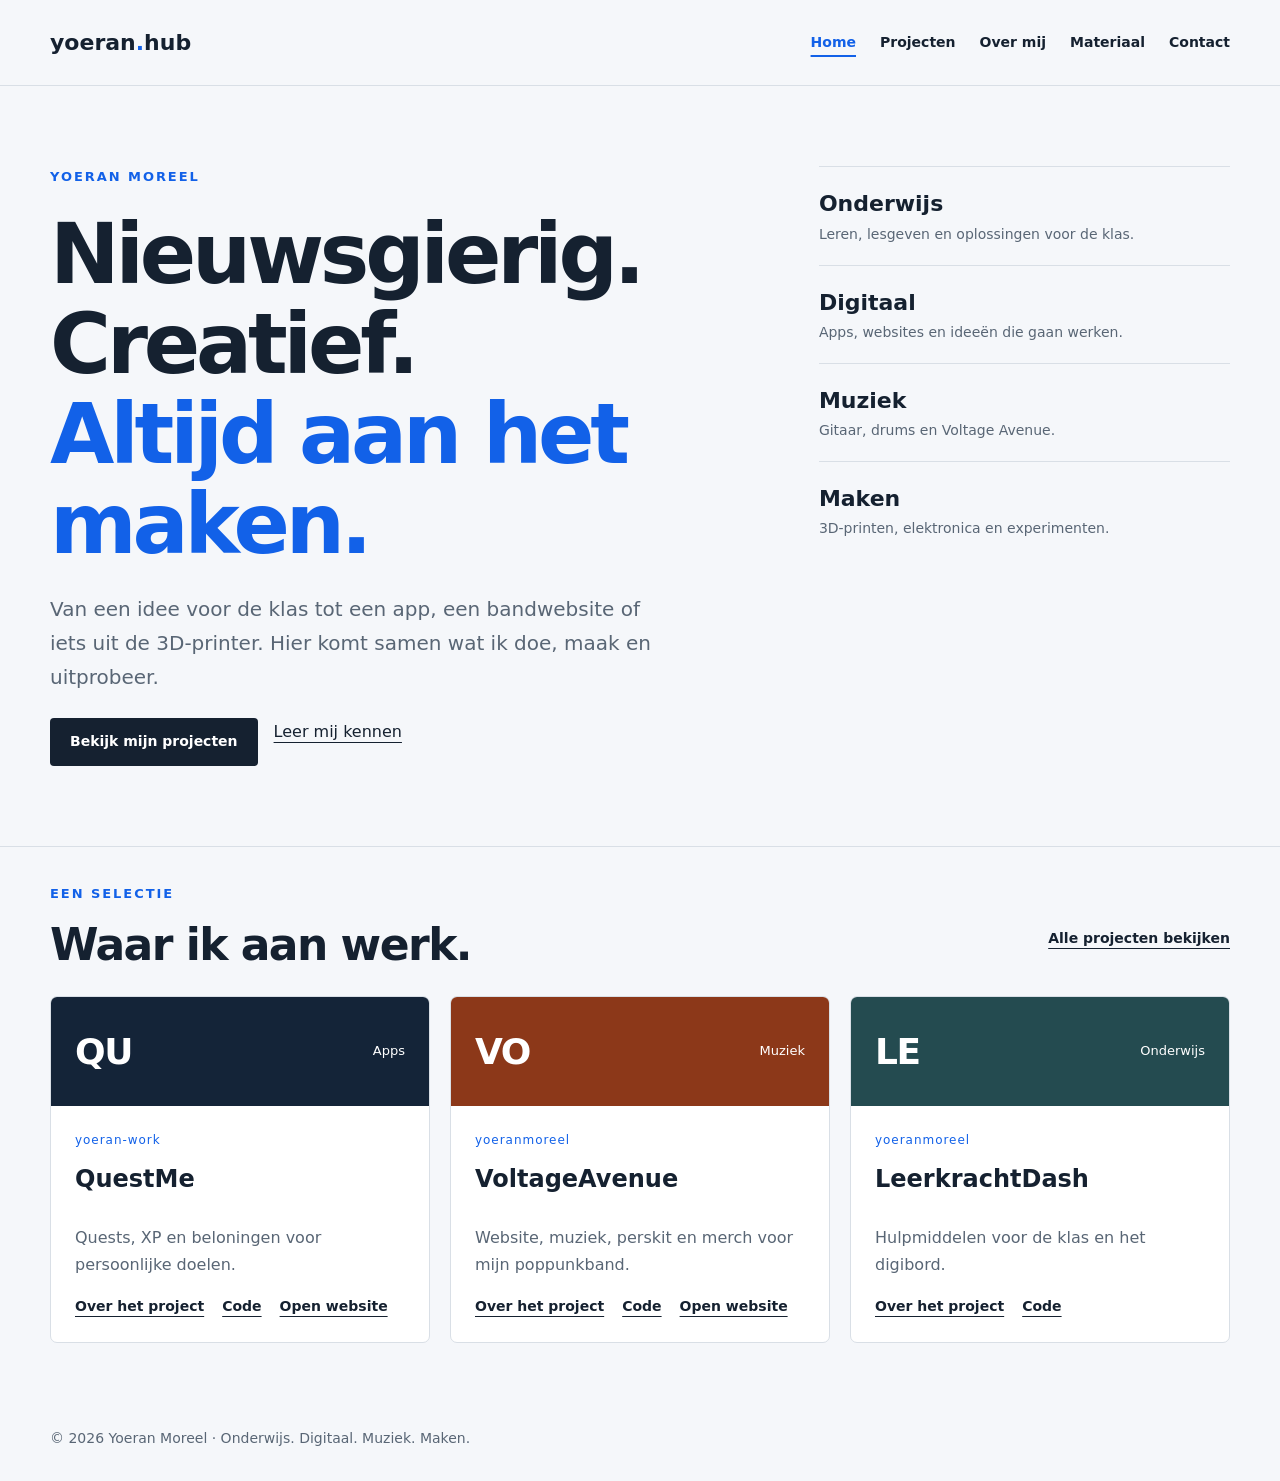
<file: index.html>
<!doctype html><html lang="nl"><head><meta charset="utf-8"><meta name="viewport" content="width=device-width,initial-scale=1"><meta name="description" content="Yoeran Moreel: onderwijs, digitale projecten, muziek en maken."><link rel="stylesheet" href="assets/hub.css"><link rel="icon" href="assets/favicon.svg" type="image/svg+xml"><title>Yoeran Moreel — Yoeran-hub</title></head><body><a class="skip" href="#main">Naar inhoud</a><header><div class="wrap nav"><a href="index.html" class="brand">yoeran<span>.</span>hub</a><nav aria-label="Hoofdnavigatie"><a href="index.html" aria-current="page">Home</a><a href="projecten.html">Projecten</a><a href="over-mij.html">Over mij</a><a href="materiaal.html">Materiaal</a><a href="contact.html">Contact</a></nav></div></header><main id="main"><div class="wrap hero"><div><div class="eyebrow">Yoeran Moreel</div><h1>Nieuwsgierig.<br>Creatief.<br><span>Altijd aan het maken.</span></h1><p class="intro">Van een idee voor de klas tot een app, een bandwebsite of iets uit de 3D-printer. Hier komt samen wat ik doe, maak en uitprobeer.</p><div class="actions"><a class="button" href="projecten.html">Bekijk mijn projecten</a><a href="over-mij.html">Leer mij kennen</a></div></div><aside aria-label="Mijn facetten"><div class="facet"><b>Onderwijs</b><small>Leren, lesgeven en oplossingen voor de klas.</small></div><div class="facet"><b>Digitaal</b><small>Apps, websites en ideeën die gaan werken.</small></div><div class="facet"><b>Muziek</b><small>Gitaar, drums en Voltage Avenue.</small></div><div class="facet"><b>Maken</b><small>3D-printen, elektronica en experimenten.</small></div></aside></div><section class="featured"><div class="wrap"><div class="section-heading"><div><div class="eyebrow">Een selectie</div><h2>Waar ik aan werk.</h2></div><a href="projecten.html">Alle projecten bekijken</a></div><div id="featured" class="grid"></div><noscript><a href="projecten.html">Bekijk de projecten</a></noscript></div></section></main><footer class="wrap">© 2026 Yoeran Moreel · Onderwijs. Digitaal. Muziek. Maken.</footer><script src="assets/projects.js"></script><script src="assets/hub.js"></script></body></html>
</file>
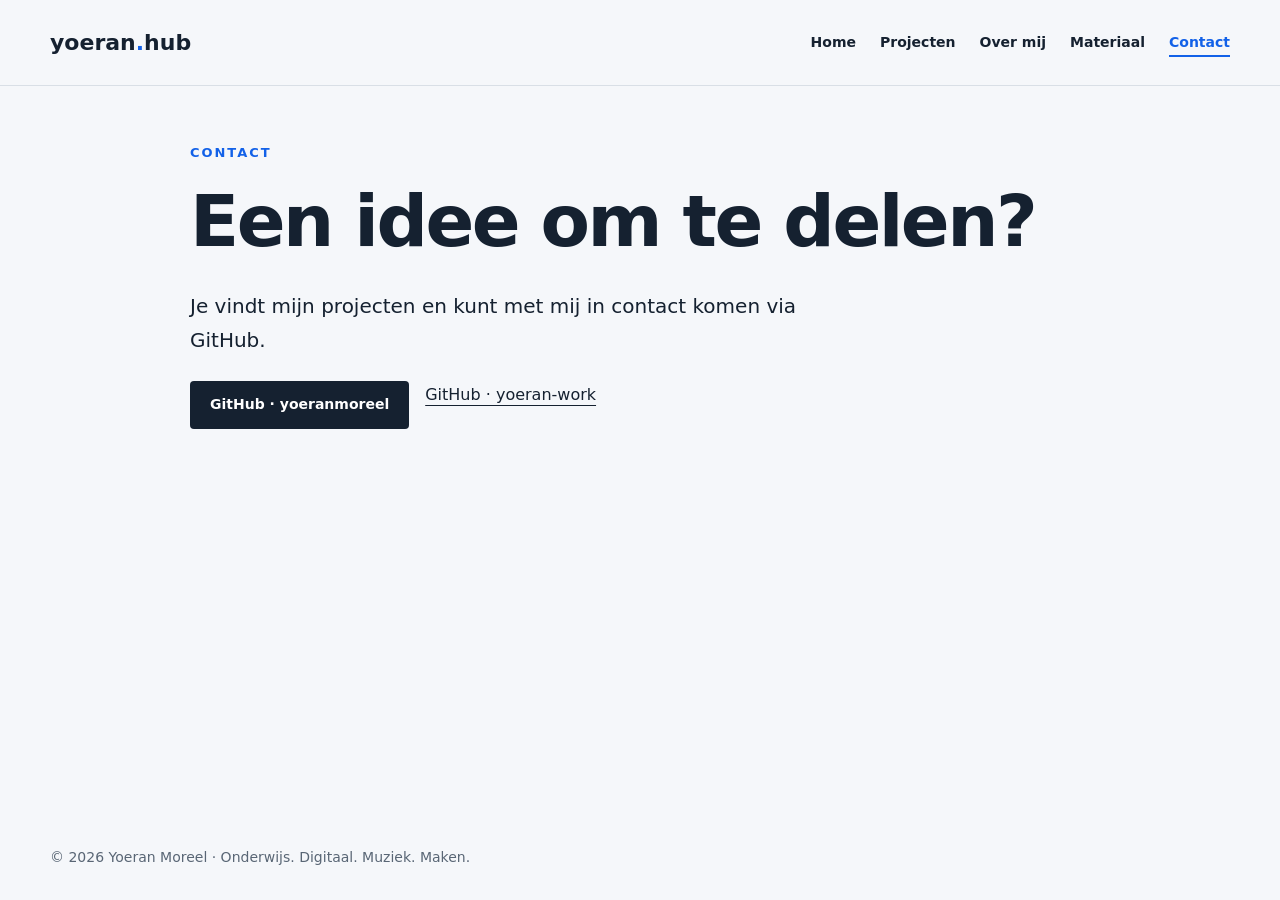
<file: contact.html>
<!doctype html><html lang="nl"><head><meta charset="utf-8"><meta name="viewport" content="width=device-width,initial-scale=1"><meta name="description" content="Yoeran Moreel: onderwijs, digitale projecten, muziek en maken."><link rel="stylesheet" href="assets/hub.css"><link rel="icon" href="assets/favicon.svg" type="image/svg+xml"><title>Contact — Yoeran-hub</title></head><body><a class="skip" href="#main">Naar inhoud</a><header><div class="wrap nav"><a href="index.html" class="brand">yoeran<span>.</span>hub</a><nav aria-label="Hoofdnavigatie"><a href="index.html">Home</a><a href="projecten.html">Projecten</a><a href="over-mij.html">Over mij</a><a href="materiaal.html">Materiaal</a><a href="contact.html" aria-current="page">Contact</a></nav></div></header><main id="main"><section id="contact"><div class="wrap"><div class="eyebrow">Contact</div><h2>Een idee om te delen?</h2><p>Je vindt mijn projecten en kunt met mij in contact komen via GitHub.</p><div class="actions"><a class="button" href="https://github.com/yoeranmoreel">GitHub · yoeranmoreel</a><a href="https://github.com/yoeran-work">GitHub · yoeran-work</a></div></div></section></main><footer class="wrap">© 2026 Yoeran Moreel · Onderwijs. Digitaal. Muziek. Maken.</footer></body></html>
</file>
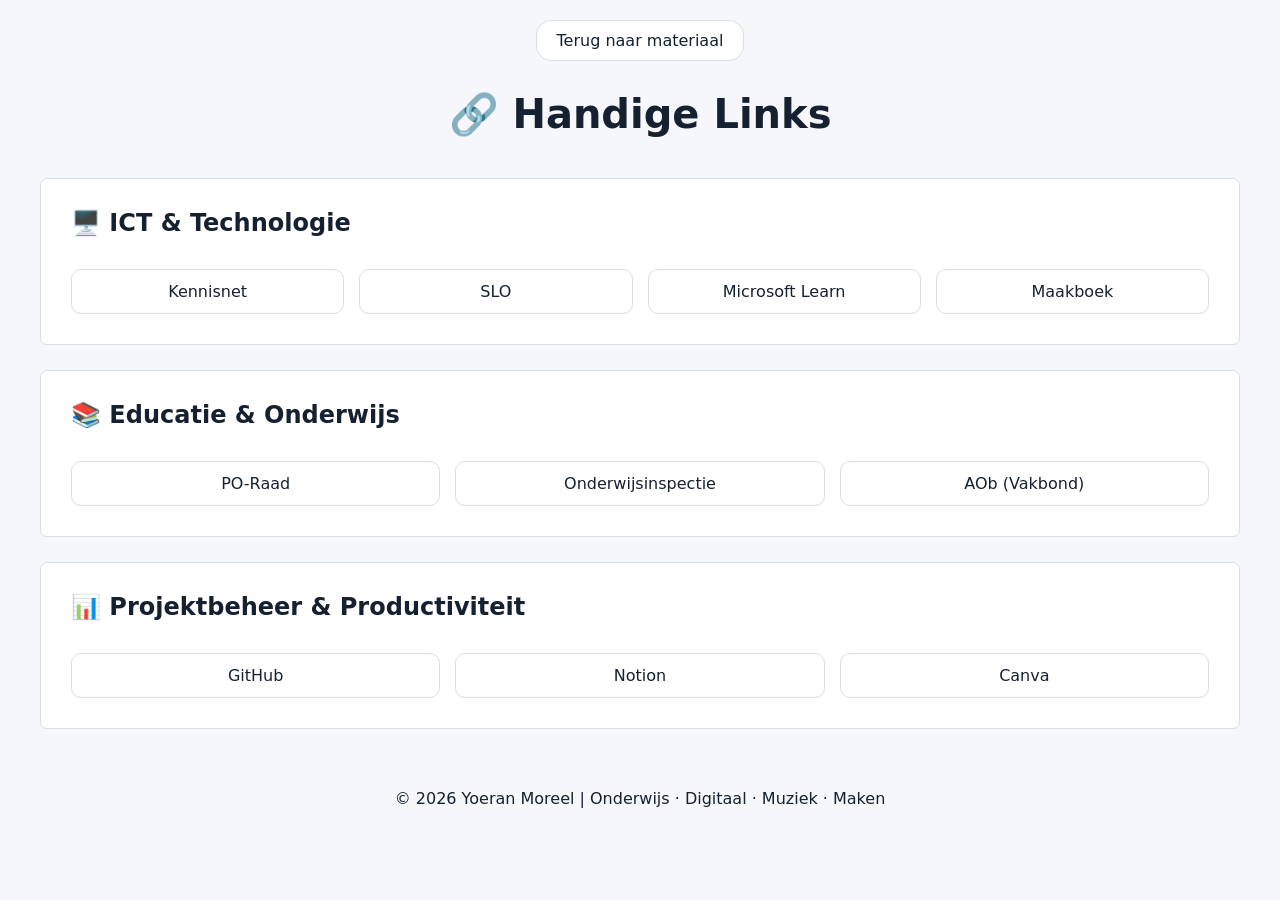
<file: handige-links.html>
<!DOCTYPE html>
<html lang="nl">
<head>
    <meta charset="UTF-8">
    <meta name="viewport" content="width=device-width, initial-scale=1.0">
    <title>Handige Links - Yoeran's Hub</title>
    <style>
        * {
            margin: 0;
            padding: 0;
            box-sizing: border-box;
        }

        body {
            font-family: 'Segoe UI', Tahoma, Geneva, Verdana, sans-serif;
            background: linear-gradient(135deg, #667eea 0%, #764ba2 100%);
            min-height: 100vh;
            padding: 20px;
            color: #333;
        }

        .container {
            max-width: 1200px;
            margin: 0 auto;
        }

        header {
            text-align: center;
            color: white;
            margin-bottom: 40px;
        }

        h1 {
            font-size: 2.5em;
            margin-bottom: 10px;
        }

        .back-btn {
            display: inline-block;
            margin-bottom: 30px;
            padding: 10px 20px;
            background: rgba(255, 255, 255, 0.2);
            backdrop-filter: blur(10px);
            border: 1px solid rgba(255, 255, 255, 0.3);
            color: white;
            border-radius: 15px;
            text-decoration: none;
            transition: all 0.3s ease;
        }

        .back-btn:hover {
            background: rgba(255, 255, 255, 0.3);
            transform: translateX(-5px);
        }

        .links-section {
            background: rgba(255, 255, 255, 0.15);
            backdrop-filter: blur(10px);
            border: 1px solid rgba(255, 255, 255, 0.2);
            border-radius: 15px;
            padding: 30px;
            margin-bottom: 25px;
            box-shadow: 0 8px 32px rgba(31, 38, 135, 0.15);
        }

        .links-section h2 {
            color: white;
            margin-bottom: 20px;
            padding-bottom: 10px;
            border-bottom: 2px solid rgba(255, 255, 255, 0.3);
        }

        .links-grid {
            display: grid;
            grid-template-columns: repeat(auto-fit, minmax(200px, 1fr));
            gap: 15px;
        }

        .link-btn {
            background: rgba(255, 255, 255, 0.2);
            border: 1px solid rgba(255, 255, 255, 0.3);
            color: white;
            padding: 12px 20px;
            border-radius: 10px;
            text-decoration: none;
            transition: all 0.3s ease;
            text-align: center;
            cursor: pointer;
            font-weight: 500;
            display: inline-block;
        }

        .link-btn:hover {
            background: rgba(255, 255, 255, 0.35);
            transform: translateY(-3px);
            box-shadow: 0 5px 15px rgba(0,0,0,0.2);
        }

        .link-btn.placeholder {
            background: rgba(255, 200, 100, 0.2);
            border: 2px dashed rgba(255, 200, 100, 0.5);
            color: rgba(255, 255, 255, 0.9);
        }

        .link-btn.placeholder:hover {
            background: rgba(255, 200, 100, 0.3);
        }

        .content-info {
            background: rgba(255, 255, 255, 0.95);
            border-radius: 15px;
            padding: 30px;
            margin-top: 30px;
            box-shadow: 0 8px 32px rgba(0,0,0,0.1);
        }

        .content-info h2 {
            color: #667eea;
            margin-bottom: 15px;
        }

        .content-info p {
            color: #555;
            line-height: 1.6;
            margin-bottom: 12px;
        }

        .content-info ul {
            margin-left: 20px;
        }

        .content-info li {
            color: #555;
            margin-bottom: 8px;
        }

        footer {
            text-align: center;
            color: rgba(255, 255, 255, 0.7);
            margin-top: 40px;
            padding-top: 20px;
        }
    </style>
<link rel="stylesheet" href="assets/legacy.css"></head>
<body>
    <div class="container">
        <header>
            <a href="materiaal.html" class="back-btn">Terug naar materiaal</a>
            <h1>🔗 Handige Links</h1>
        </header>

        <!-- ICT LINKS -->
        <div class="links-section">
            <h2>🖥️ ICT & Technologie</h2>
            <div class="links-grid">
                <a href="https://www.kennisnet.nl" target="_blank" class="link-btn">Kennisnet</a>
                <a href="https://www.slo.nl" target="_blank" class="link-btn">SLO</a>
                <a href="https://www.microsoft.com/learn" target="_blank" class="link-btn">Microsoft Learn</a>
                <a href="https://maakboek.nl" target="_blank" class="link-btn">Maakboek</a>
                
            </div>
        </div>

        <!-- EDUCATIE & ONDERWIJS -->
        <div class="links-section">
            <h2>📚 Educatie & Onderwijs</h2>
            <div class="links-grid">
                <a href="https://www.po-raad.nl" target="_blank" class="link-btn">PO-Raad</a>
                <a href="https://www.onderwijsinspectie.nl" target="_blank" class="link-btn">Onderwijsinspectie</a>
                <a href="https://www.aob.nl" target="_blank" class="link-btn">AOb (Vakbond)</a>
                
            </div>
        </div>

        <!-- PROJEKTBEHEER & PRODUCTIVITEIT -->
        <div class="links-section">
            <h2>📊 Projektbeheer & Productiviteit</h2>
            <div class="links-grid">
                <a href="https://github.com" target="_blank" class="link-btn">GitHub</a>
                <a href="https://www.notion.so" target="_blank" class="link-btn">Notion</a>
                <a href="https://www.canva.com" target="_blank" class="link-btn">Canva</a>
                
            </div>
        </div>

        <!-- INTERNE RESOURCES (PLACEHOLDER) -->
        

        <!-- OVERIGE NUTTIGE LINKS -->
        

        

        <footer>
            <p>© 2026 Yoeran Moreel | Onderwijs · Digitaal · Muziek · Maken</p>
        </footer>
    </div>
</body>
</html>
</file>
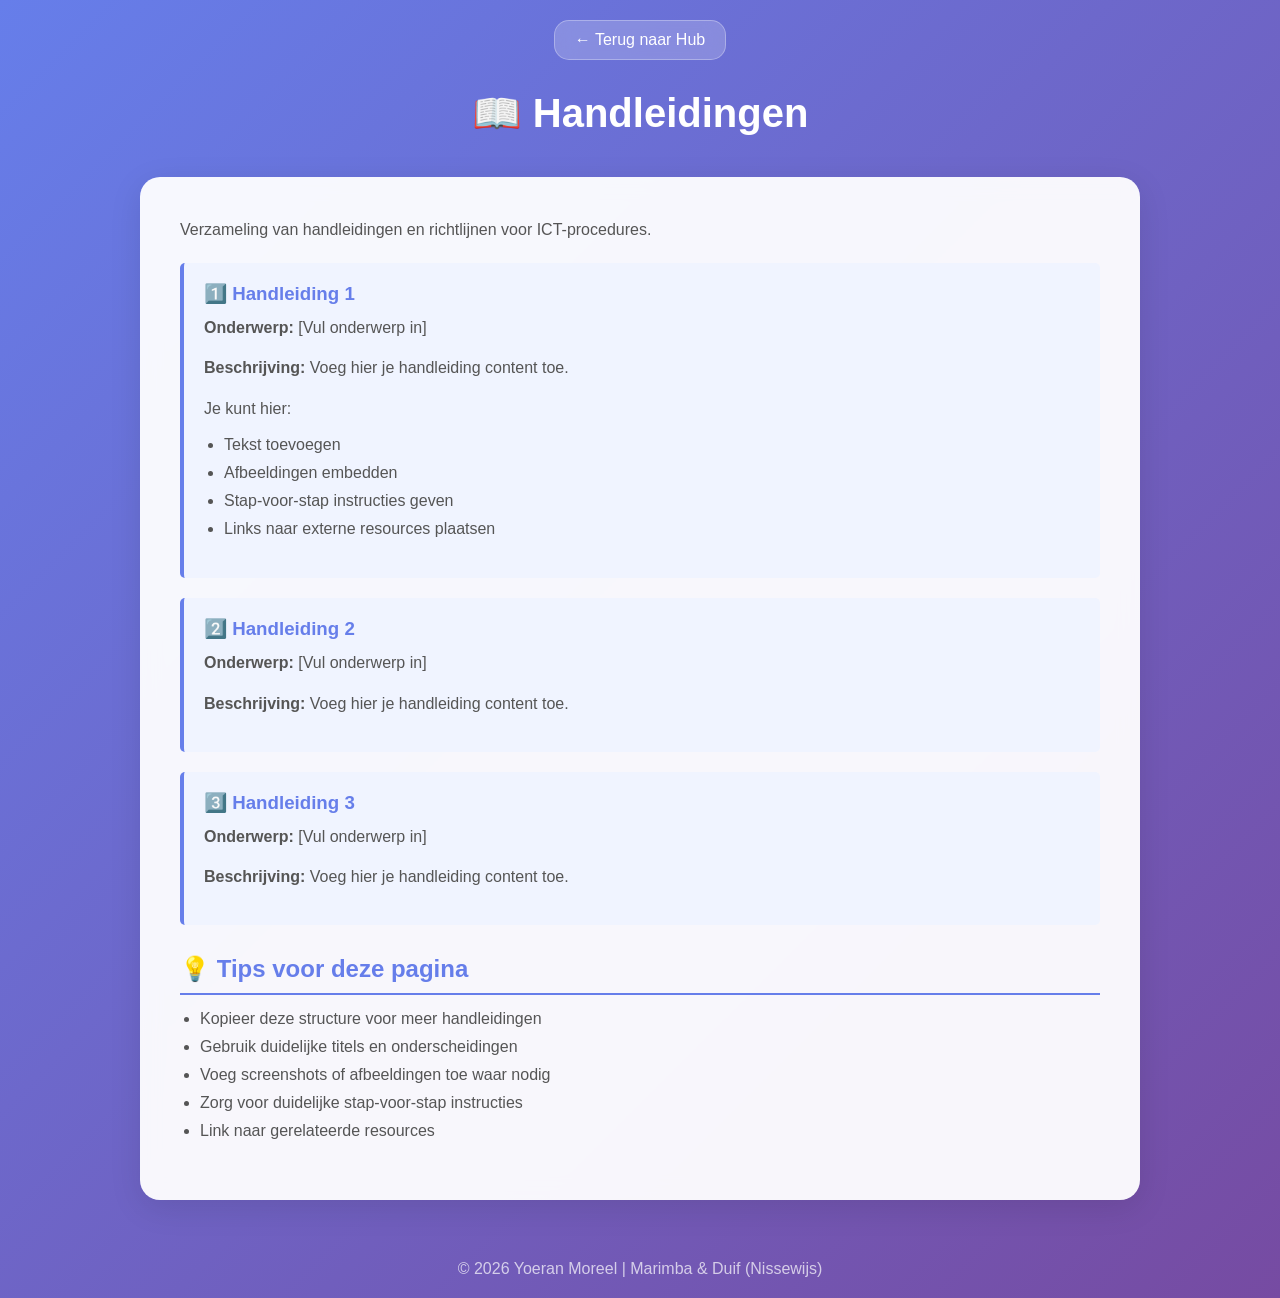
<file: handleidingen.html>
<!DOCTYPE html>
<html lang="nl">
<head>
    <meta charset="UTF-8">
    <meta name="viewport" content="width=device-width, initial-scale=1.0">
    <title>Handleidingen - Yoeran's Hub</title>
    <style>
        * {
            margin: 0;
            padding: 0;
            box-sizing: border-box;
        }

        body {
            font-family: 'Segoe UI', Tahoma, Geneva, Verdana, sans-serif;
            background: linear-gradient(135deg, #667eea 0%, #764ba2 100%);
            min-height: 100vh;
            padding: 20px;
            color: #333;
        }

        .container {
            max-width: 1000px;
            margin: 0 auto;
        }

        header {
            text-align: center;
            color: white;
            margin-bottom: 40px;
        }

        h1 {
            font-size: 2.5em;
            margin-bottom: 10px;
        }

        .back-btn {
            display: inline-block;
            margin-bottom: 30px;
            padding: 10px 20px;
            background: rgba(255, 255, 255, 0.2);
            backdrop-filter: blur(10px);
            border: 1px solid rgba(255, 255, 255, 0.3);
            color: white;
            border-radius: 15px;
            text-decoration: none;
            transition: all 0.3s ease;
        }

        .back-btn:hover {
            background: rgba(255, 255, 255, 0.3);
            transform: translateX(-5px);
        }

        .content {
            background: rgba(255, 255, 255, 0.95);
            backdrop-filter: blur(10px);
            border-radius: 20px;
            padding: 40px;
            box-shadow: 0 8px 32px rgba(0,0,0,0.1);
        }

        .content h2 {
            color: #667eea;
            margin: 30px 0 15px 0;
            padding-bottom: 10px;
            border-bottom: 2px solid #667eea;
        }

        .content p {
            line-height: 1.6;
            margin-bottom: 15px;
            color: #555;
        }

        .content ul {
            margin-left: 20px;
            margin-bottom: 20px;
        }

        .content li {
            margin-bottom: 10px;
            color: #555;
        }

        .placeholder-section {
            background: #f0f4ff;
            border-left: 4px solid #667eea;
            padding: 20px;
            margin: 20px 0;
            border-radius: 5px;
        }

        .placeholder-section h3 {
            color: #667eea;
            margin-bottom: 10px;
        }

        footer {
            text-align: center;
            color: rgba(255, 255, 255, 0.7);
            margin-top: 40px;
            padding-top: 20px;
        }
    </style>
</head>
<body>
    <div class="container">
        <header>
            <a href="index.html" class="back-btn">← Terug naar Hub</a>
            <h1>📖 Handleidingen</h1>
        </header>

        <div class="content">
            <p>Verzameling van handleidingen en richtlijnen voor ICT-procedures.</p>

            <!-- PLACEHOLDER SECTIONS - JIJ KUNT HIER ZELF INHOUD TOEVOEGEN -->
            
            <div class="placeholder-section">
                <h3>1️⃣ Handleiding 1</h3>
                <p><strong>Onderwerp:</strong> [Vul onderwerp in]</p>
                <p><strong>Beschrijving:</strong> Voeg hier je handleiding content toe.</p>
                <p>Je kunt hier:</p>
                <ul>
                    <li>Tekst toevoegen</li>
                    <li>Afbeeldingen embedden</li>
                    <li>Stap-voor-stap instructies geven</li>
                    <li>Links naar externe resources plaatsen</li>
                </ul>
            </div>

            <div class="placeholder-section">
                <h3>2️⃣ Handleiding 2</h3>
                <p><strong>Onderwerp:</strong> [Vul onderwerp in]</p>
                <p><strong>Beschrijving:</strong> Voeg hier je handleiding content toe.</p>
            </div>

            <div class="placeholder-section">
                <h3>3️⃣ Handleiding 3</h3>
                <p><strong>Onderwerp:</strong> [Vul onderwerp in]</p>
                <p><strong>Beschrijving:</strong> Voeg hier je handleiding content toe.</p>
            </div>

            <h2>💡 Tips voor deze pagina</h2>
            <ul>
                <li>Kopieer deze structure voor meer handleidingen</li>
                <li>Gebruik duidelijke titels en onderscheidingen</li>
                <li>Voeg screenshots of afbeeldingen toe waar nodig</li>
                <li>Zorg voor duidelijke stap-voor-stap instructies</li>
                <li>Link naar gerelateerde resources</li>
            </ul>
        </div>

        <footer>
            <p>© 2026 Yoeran Moreel | Marimba & Duif (Nissewijs)</p>
        </footer>
    </div>
</body>
</html>
</file>
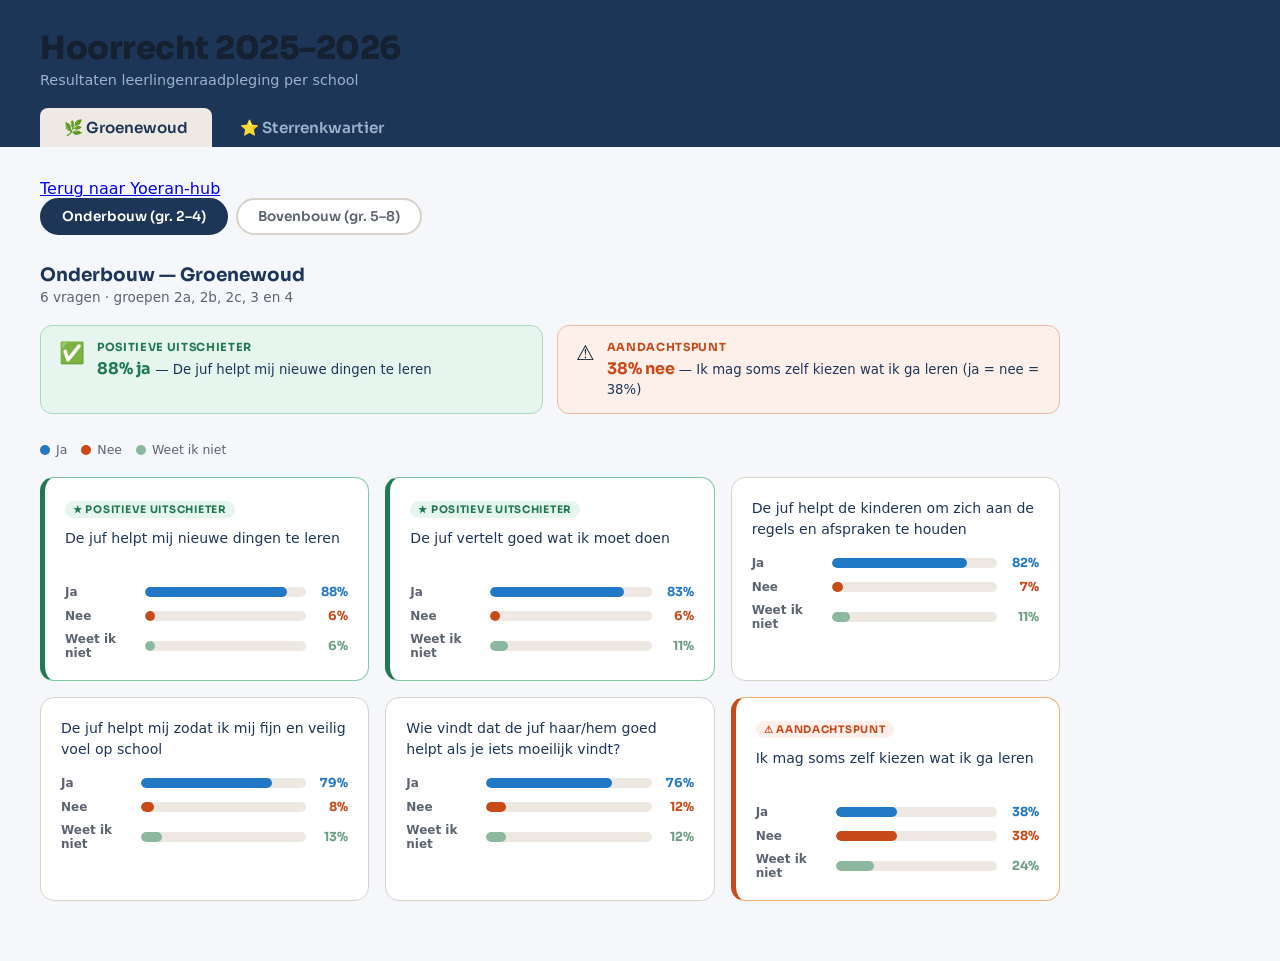
<file: hoorrecht.html>
<!DOCTYPE html>
<html lang="nl">
<head>
  <meta charset="UTF-8" />
  <meta name="viewport" content="width=device-width, initial-scale=1.0" />
  <title>Hoorrecht 2025–2026</title>
  <link href="https://fonts.googleapis.com/css2?family=Sora:wght@400;600;700;800&family=DM+Sans:wght@400;500;600&display=swap" rel="stylesheet" />
  <style>
    *, *::before, *::after { box-sizing: border-box; margin: 0; padding: 0; }

    :root {
      --bg:        #EEE9E2;
      --surface:   #FFFFFF;
      --navy:      #1D3557;
      --navy-lt:   #2A4A72;
      --green:     #1F7A52;
      --green-bg:  #E6F5EE;
      --orange:    #C74A18;
      --orange-bg: #FDF0EB;
      --neutral:   #5C6470;
      --border:    #D8D2C9;
      --ja:        #2178C4;
      --nee:       #C74A18;
      --win:       #8CB8A0;
    }

    body {
      font-family: 'DM Sans', sans-serif;
      background: var(--bg);
      color: var(--navy);
      min-height: 100vh;
    }

    /* ── HEADER ── */
    header {
      background: var(--navy);
      padding: 28px 40px 0;
    }
    header h1 {
      font-family: 'Sora', sans-serif;
      font-size: clamp(1.4rem, 3vw, 2rem);
      font-weight: 800;
      color: #fff;
      letter-spacing: -0.5px;
    }
    header p.subtitle {
      color: #9BB3CC;
      font-size: 0.9rem;
      margin-top: 4px;
      margin-bottom: 20px;
    }

    /* school tabs */
    .school-tabs {
      display: flex;
      gap: 4px;
      margin-top: 4px;
    }
    .school-tab {
      padding: 10px 24px;
      background: transparent;
      border: none;
      border-radius: 8px 8px 0 0;
      color: #9BB3CC;
      font-family: 'Sora', sans-serif;
      font-size: 0.95rem;
      font-weight: 600;
      cursor: pointer;
      transition: background 0.18s, color 0.18s;
    }
    .school-tab:hover { background: rgba(255,255,255,0.08); color: #fff; }
    .school-tab.active {
      background: var(--bg);
      color: var(--navy);
    }

    /* ── MAIN ── */
    main { padding: 32px 40px 60px; max-width: 1100px; }

    /* bouw tabs */
    .bouw-tabs {
      display: flex;
      gap: 8px;
      margin-bottom: 28px;
    }
    .bouw-tab {
      padding: 8px 20px;
      border: 2px solid var(--border);
      border-radius: 100px;
      background: var(--surface);
      color: var(--neutral);
      font-family: 'Sora', sans-serif;
      font-size: 0.85rem;
      font-weight: 600;
      cursor: pointer;
      transition: all 0.15s;
    }
    .bouw-tab:hover { border-color: var(--navy); color: var(--navy); }
    .bouw-tab.active { background: var(--navy); color: #fff; border-color: var(--navy); }

    /* section header */
    .section-header {
      margin-bottom: 20px;
    }
    .section-header h2 {
      font-family: 'Sora', sans-serif;
      font-size: 1.15rem;
      font-weight: 700;
      color: var(--navy);
    }
    .section-header p {
      font-size: 0.85rem;
      color: var(--neutral);
      margin-top: 3px;
    }

    /* ── OUTLIER BANNERS ── */
    .outlier-row {
      display: grid;
      grid-template-columns: 1fr 1fr;
      gap: 14px;
      margin-bottom: 28px;
    }
    @media (max-width: 640px) { .outlier-row { grid-template-columns: 1fr; } }

    .banner {
      border-radius: 12px;
      padding: 14px 18px;
      display: flex;
      gap: 12px;
      align-items: flex-start;
    }
    .banner.positive { background: var(--green-bg); border: 1.5px solid #A8D9BE; }
    .banner.negative { background: var(--orange-bg); border: 1.5px solid #F0B8A0; }
    .banner-icon { font-size: 1.3rem; flex-shrink: 0; margin-top: 1px; }
    .banner-label {
      font-family: 'Sora', sans-serif;
      font-size: 0.7rem;
      font-weight: 700;
      text-transform: uppercase;
      letter-spacing: 0.06em;
      margin-bottom: 3px;
    }
    .banner.positive .banner-label { color: var(--green); }
    .banner.negative .banner-label { color: var(--orange); }
    .banner-text { font-size: 0.83rem; color: var(--navy); line-height: 1.45; }
    .banner-score {
      font-family: 'Sora', sans-serif;
      font-weight: 700;
      font-size: 1rem;
    }
    .banner.positive .banner-score { color: var(--green); }
    .banner.negative .banner-score { color: var(--orange); }

    /* ── CARDS GRID ── */
    .cards { display: grid; grid-template-columns: repeat(auto-fill, minmax(300px, 1fr)); gap: 16px; }

    .card {
      background: var(--surface);
      border-radius: 14px;
      padding: 20px;
      border: 1.5px solid var(--border);
      transition: box-shadow 0.2s;
      position: relative;
      overflow: hidden;
    }
    .card:hover { box-shadow: 0 6px 24px rgba(29,53,87,0.09); }
    .card.highlight-pos { border-color: #7EC9A0; border-left: 5px solid var(--green); }
    .card.highlight-neg { border-color: #F0B070; border-left: 5px solid var(--orange); }

    .card-tag {
      display: inline-block;
      font-family: 'Sora', sans-serif;
      font-size: 0.65rem;
      font-weight: 700;
      text-transform: uppercase;
      letter-spacing: 0.07em;
      padding: 2px 8px;
      border-radius: 100px;
      margin-bottom: 10px;
    }
    .tag-pos { background: var(--green-bg); color: var(--green); }
    .tag-neg { background: var(--orange-bg); color: var(--orange); }

    .card-question {
      font-size: 0.88rem;
      font-weight: 500;
      line-height: 1.45;
      color: var(--navy);
      margin-bottom: 16px;
      min-height: 40px;
    }

    /* bar chart */
    .bars { display: flex; flex-direction: column; gap: 8px; }
    .bar-row { display: flex; align-items: center; gap: 10px; }
    .bar-label {
      font-size: 0.75rem;
      font-weight: 600;
      color: var(--neutral);
      width: 70px;
      flex-shrink: 0;
    }
    .bar-track {
      flex: 1;
      height: 10px;
      background: #EDE9E2;
      border-radius: 100px;
      overflow: hidden;
    }
    .bar-fill {
      height: 100%;
      border-radius: 100px;
      width: 0;
      transition: width 0.7s cubic-bezier(.4,0,.2,1);
    }
    .fill-ja   { background: var(--ja); }
    .fill-nee  { background: var(--nee); }
    .fill-win  { background: var(--win); }
    .bar-pct {
      font-family: 'Sora', sans-serif;
      font-size: 0.78rem;
      font-weight: 700;
      width: 32px;
      text-align: right;
      flex-shrink: 0;
    }
    .pct-ja   { color: var(--ja); }
    .pct-nee  { color: var(--nee); }
    .pct-win  { color: #6B9E82; }

    /* legend */
    .legend {
      display: flex;
      gap: 14px;
      margin-bottom: 20px;
      flex-wrap: wrap;
    }
    .legend-item { display: flex; align-items: center; gap: 6px; font-size: 0.78rem; color: var(--neutral); }
    .legend-dot { width: 10px; height: 10px; border-radius: 50%; flex-shrink: 0; }

    /* hidden panels */
    .school-panel { display: none; }
    .school-panel.active { display: block; }
    .bouw-panel { display: none; }
    .bouw-panel.active { display: block; }

    @media (max-width: 700px) {
      header { padding: 20px 20px 0; }
      main { padding: 20px 20px 50px; }
    }
  </style>
<link rel="stylesheet" href="assets/legacy.css"></head>
<body>

<header>
  <h1>Hoorrecht 2025–2026</h1>
  <p class="subtitle">Resultaten leerlingenraadpleging per school</p>
  <div class="school-tabs">
    <button class="school-tab active" onclick="switchSchool('gr', this)">🌿 Groenewoud</button>
    <button class="school-tab"        onclick="switchSchool('st', this)">⭐ Sterrenkwartier</button>
  </div>
</header>

<main><p><a href="materiaal.html">Terug naar Yoeran-hub</a></p>

<!-- ══════════════ GROENEWOUD ══════════════ -->
<div class="school-panel active" id="panel-gr">

  <div class="bouw-tabs">
    <button class="bouw-tab active" onclick="switchBouw('gr','ob',this)">Onderbouw (gr. 2–4)</button>
    <button class="bouw-tab"        onclick="switchBouw('gr','bb',this)">Bovenbouw (gr. 5–8)</button>
  </div>

  <!-- GR ONDERBOUW -->
  <div class="bouw-panel active" id="gr-ob">
    <div class="section-header">
      <h2>Onderbouw — Groenewoud</h2>
      <p>6 vragen · groepen 2a, 2b, 2c, 3 en 4</p>
    </div>

    <div class="outlier-row">
      <div class="banner positive">
        <div class="banner-icon">✅</div>
        <div>
          <div class="banner-label">Positieve uitschieter</div>
          <div class="banner-text"><span class="banner-score">88% ja</span> — De juf helpt mij nieuwe dingen te leren</div>
        </div>
      </div>
      <div class="banner negative">
        <div class="banner-icon">⚠️</div>
        <div>
          <div class="banner-label">Aandachtspunt</div>
          <div class="banner-text"><span class="banner-score">38% nee</span> — Ik mag soms zelf kiezen wat ik ga leren (ja = nee = 38%)</div>
        </div>
      </div>
    </div>

    <div class="legend">
      <div class="legend-item"><div class="legend-dot" style="background:var(--ja)"></div> Ja</div>
      <div class="legend-item"><div class="legend-dot" style="background:var(--nee)"></div> Nee</div>
      <div class="legend-item"><div class="legend-dot" style="background:var(--win)"></div> Weet ik niet</div>
    </div>

    <div class="cards">
      <div class="card highlight-pos">
        <span class="card-tag tag-pos">★ Positieve uitschieter</span>
        <div class="card-question">De juf helpt mij nieuwe dingen te leren</div>
        <div class="bars">
          <div class="bar-row"><span class="bar-label">Ja</span><div class="bar-track"><div class="bar-fill fill-ja" data-pct="88"></div></div><span class="bar-pct pct-ja">88%</span></div>
          <div class="bar-row"><span class="bar-label">Nee</span><div class="bar-track"><div class="bar-fill fill-nee" data-pct="6"></div></div><span class="bar-pct pct-nee">6%</span></div>
          <div class="bar-row"><span class="bar-label">Weet ik niet</span><div class="bar-track"><div class="bar-fill fill-win" data-pct="6"></div></div><span class="bar-pct pct-win">6%</span></div>
        </div>
      </div>

      <div class="card highlight-pos">
        <span class="card-tag tag-pos">★ Positieve uitschieter</span>
        <div class="card-question">De juf vertelt goed wat ik moet doen</div>
        <div class="bars">
          <div class="bar-row"><span class="bar-label">Ja</span><div class="bar-track"><div class="bar-fill fill-ja" data-pct="83"></div></div><span class="bar-pct pct-ja">83%</span></div>
          <div class="bar-row"><span class="bar-label">Nee</span><div class="bar-track"><div class="bar-fill fill-nee" data-pct="6"></div></div><span class="bar-pct pct-nee">6%</span></div>
          <div class="bar-row"><span class="bar-label">Weet ik niet</span><div class="bar-track"><div class="bar-fill fill-win" data-pct="11"></div></div><span class="bar-pct pct-win">11%</span></div>
        </div>
      </div>

      <div class="card">
        <div class="card-question">De juf helpt de kinderen om zich aan de regels en afspraken te houden</div>
        <div class="bars">
          <div class="bar-row"><span class="bar-label">Ja</span><div class="bar-track"><div class="bar-fill fill-ja" data-pct="82"></div></div><span class="bar-pct pct-ja">82%</span></div>
          <div class="bar-row"><span class="bar-label">Nee</span><div class="bar-track"><div class="bar-fill fill-nee" data-pct="7"></div></div><span class="bar-pct pct-nee">7%</span></div>
          <div class="bar-row"><span class="bar-label">Weet ik niet</span><div class="bar-track"><div class="bar-fill fill-win" data-pct="11"></div></div><span class="bar-pct pct-win">11%</span></div>
        </div>
      </div>

      <div class="card">
        <div class="card-question">De juf helpt mij zodat ik mij fijn en veilig voel op school</div>
        <div class="bars">
          <div class="bar-row"><span class="bar-label">Ja</span><div class="bar-track"><div class="bar-fill fill-ja" data-pct="79"></div></div><span class="bar-pct pct-ja">79%</span></div>
          <div class="bar-row"><span class="bar-label">Nee</span><div class="bar-track"><div class="bar-fill fill-nee" data-pct="8"></div></div><span class="bar-pct pct-nee">8%</span></div>
          <div class="bar-row"><span class="bar-label">Weet ik niet</span><div class="bar-track"><div class="bar-fill fill-win" data-pct="13"></div></div><span class="bar-pct pct-win">13%</span></div>
        </div>
      </div>

      <div class="card">
        <div class="card-question">Wie vindt dat de juf haar/hem goed helpt als je iets moeilijk vindt?</div>
        <div class="bars">
          <div class="bar-row"><span class="bar-label">Ja</span><div class="bar-track"><div class="bar-fill fill-ja" data-pct="76"></div></div><span class="bar-pct pct-ja">76%</span></div>
          <div class="bar-row"><span class="bar-label">Nee</span><div class="bar-track"><div class="bar-fill fill-nee" data-pct="12"></div></div><span class="bar-pct pct-nee">12%</span></div>
          <div class="bar-row"><span class="bar-label">Weet ik niet</span><div class="bar-track"><div class="bar-fill fill-win" data-pct="12"></div></div><span class="bar-pct pct-win">12%</span></div>
        </div>
      </div>

      <div class="card highlight-neg">
        <span class="card-tag tag-neg">⚠ Aandachtspunt</span>
        <div class="card-question">Ik mag soms zelf kiezen wat ik ga leren</div>
        <div class="bars">
          <div class="bar-row"><span class="bar-label">Ja</span><div class="bar-track"><div class="bar-fill fill-ja" data-pct="38"></div></div><span class="bar-pct pct-ja">38%</span></div>
          <div class="bar-row"><span class="bar-label">Nee</span><div class="bar-track"><div class="bar-fill fill-nee" data-pct="38"></div></div><span class="bar-pct pct-nee">38%</span></div>
          <div class="bar-row"><span class="bar-label">Weet ik niet</span><div class="bar-track"><div class="bar-fill fill-win" data-pct="24"></div></div><span class="bar-pct pct-win">24%</span></div>
        </div>
      </div>
    </div>
  </div><!-- /gr-ob -->

  <!-- GR BOVENBOUW -->
  <div class="bouw-panel" id="gr-bb">
    <div class="section-header">
      <h2>Bovenbouw — Groenewoud</h2>
      <p>9 vragen · groepen 5, 6, 7 en 8</p>
    </div>

    <div class="outlier-row">
      <div class="banner positive">
        <div class="banner-icon">✅</div>
        <div>
          <div class="banner-label">Positieve uitschieter</div>
          <div class="banner-text"><span class="banner-score">97% ja</span> — Extra uitleg / verlengde instructie voor kinderen die dat nodig hebben</div>
        </div>
      </div>
      <div class="banner negative">
        <div class="banner-icon">⚠️</div>
        <div>
          <div class="banner-label">Sterkste aandachtspunt</div>
          <div class="banner-text"><span class="banner-score">46% nee</span> — Werk aanpassen voor kinderen die rekenen/spelling/lezen moeilijk vinden</div>
        </div>
      </div>
    </div>

    <div class="legend">
      <div class="legend-item"><div class="legend-dot" style="background:var(--ja)"></div> Ja</div>
      <div class="legend-item"><div class="legend-dot" style="background:var(--nee)"></div> Nee</div>
    </div>

    <div class="cards">
      <div class="card highlight-pos">
        <span class="card-tag tag-pos">★ Positieve uitschieter</span>
        <div class="card-question">De juf/meester geeft extra uitleg / verlengde instructie aan kinderen die dat nodig hebben</div>
        <div class="bars">
          <div class="bar-row"><span class="bar-label">Ja</span><div class="bar-track"><div class="bar-fill fill-ja" data-pct="97"></div></div><span class="bar-pct pct-ja">97%</span></div>
          <div class="bar-row"><span class="bar-label">Nee</span><div class="bar-track"><div class="bar-fill fill-nee" data-pct="3"></div></div><span class="bar-pct pct-nee">3%</span></div>
        </div>
      </div>

      <div class="card">
        <div class="card-question">De juf/meester helpt kinderen om zich aan de regels/afspraken in de klas en op school te houden</div>
        <div class="bars">
          <div class="bar-row"><span class="bar-label">Ja</span><div class="bar-track"><div class="bar-fill fill-ja" data-pct="89"></div></div><span class="bar-pct pct-ja">89%</span></div>
          <div class="bar-row"><span class="bar-label">Nee</span><div class="bar-track"><div class="bar-fill fill-nee" data-pct="11"></div></div><span class="bar-pct pct-nee">11%</span></div>
        </div>
      </div>

      <div class="card">
        <div class="card-question">De juf/meester maakt soms aparte gedragsafspraken met kinderen die het nodig hebben</div>
        <div class="bars">
          <div class="bar-row"><span class="bar-label">Ja</span><div class="bar-track"><div class="bar-fill fill-ja" data-pct="87"></div></div><span class="bar-pct pct-ja">87%</span></div>
          <div class="bar-row"><span class="bar-label">Nee</span><div class="bar-track"><div class="bar-fill fill-nee" data-pct="13"></div></div><span class="bar-pct pct-nee">13%</span></div>
        </div>
      </div>

      <div class="card">
        <div class="card-question">De juf/meester luistert naar wat kinderen zeggen of vinden</div>
        <div class="bars">
          <div class="bar-row"><span class="bar-label">Ja</span><div class="bar-track"><div class="bar-fill fill-ja" data-pct="87"></div></div><span class="bar-pct pct-ja">87%</span></div>
          <div class="bar-row"><span class="bar-label">Nee</span><div class="bar-track"><div class="bar-fill fill-nee" data-pct="13"></div></div><span class="bar-pct pct-nee">13%</span></div>
        </div>
      </div>

      <div class="card">
        <div class="card-question">Leerlingen die rekenen/spelling/lezen heel lastig vinden krijgen hulp buiten de klas</div>
        <div class="bars">
          <div class="bar-row"><span class="bar-label">Ja</span><div class="bar-track"><div class="bar-fill fill-ja" data-pct="72"></div></div><span class="bar-pct pct-ja">72%</span></div>
          <div class="bar-row"><span class="bar-label">Nee</span><div class="bar-track"><div class="bar-fill fill-nee" data-pct="28"></div></div><span class="bar-pct pct-nee">28%</span></div>
        </div>
      </div>

      <div class="card">
        <div class="card-question">De juf/meester maakt aparte afspraken met kinderen die moeite hebben zich te concentreren</div>
        <div class="bars">
          <div class="bar-row"><span class="bar-label">Ja</span><div class="bar-track"><div class="bar-fill fill-ja" data-pct="72"></div></div><span class="bar-pct pct-ja">72%</span></div>
          <div class="bar-row"><span class="bar-label">Nee</span><div class="bar-track"><div class="bar-fill fill-nee" data-pct="28"></div></div><span class="bar-pct pct-nee">28%</span></div>
        </div>
      </div>

      <div class="card">
        <div class="card-question">De juf/meester past het werk aan voor kinderen of geeft ander werk aan kinderen die het werk makkelijk vinden</div>
        <div class="bars">
          <div class="bar-row"><span class="bar-label">Ja</span><div class="bar-track"><div class="bar-fill fill-ja" data-pct="71"></div></div><span class="bar-pct pct-ja">71%</span></div>
          <div class="bar-row"><span class="bar-label">Nee</span><div class="bar-track"><div class="bar-fill fill-nee" data-pct="29"></div></div><span class="bar-pct pct-nee">29%</span></div>
        </div>
      </div>

      <div class="card highlight-neg">
        <span class="card-tag tag-neg">⚠ Aandachtspunt</span>
        <div class="card-question">De juf/meester zorgt dat kinderen bij iemand terecht kunnen wanneer ze zich niet veilig of fijn voelen</div>
        <div class="bars">
          <div class="bar-row"><span class="bar-label">Ja</span><div class="bar-track"><div class="bar-fill fill-ja" data-pct="76"></div></div><span class="bar-pct pct-ja">76%</span></div>
          <div class="bar-row"><span class="bar-label">Nee</span><div class="bar-track"><div class="bar-fill fill-nee" data-pct="24"></div></div><span class="bar-pct pct-nee">24%</span></div>
        </div>
      </div>

      <div class="card highlight-neg">
        <span class="card-tag tag-neg">⚠ Sterkste aandachtspunt</span>
        <div class="card-question">De juf/meester past het werk aan voor kinderen die het werk bij rekenen/spelling/lezen moeilijk vinden</div>
        <div class="bars">
          <div class="bar-row"><span class="bar-label">Ja</span><div class="bar-track"><div class="bar-fill fill-ja" data-pct="54"></div></div><span class="bar-pct pct-ja">54%</span></div>
          <div class="bar-row"><span class="bar-label">Nee</span><div class="bar-track"><div class="bar-fill fill-nee" data-pct="46"></div></div><span class="bar-pct pct-nee">46%</span></div>
        </div>
      </div>
    </div>
  </div><!-- /gr-bb -->

</div><!-- /panel-gr -->


<!-- ══════════════ STERRENKWARTIER ══════════════ -->
<div class="school-panel" id="panel-st">

  <div class="bouw-tabs">
    <button class="bouw-tab active" onclick="switchBouw('st','ob',this)">Onderbouw (gr. 2–4)</button>
    <button class="bouw-tab"        onclick="switchBouw('st','bb',this)">Bovenbouw (gr. 5–8)</button>
  </div>

  <!-- ST ONDERBOUW -->
  <div class="bouw-panel active" id="st-ob">
    <div class="section-header">
      <h2>Onderbouw — Sterrenkwartier</h2>
      <p>6 vragen · groepen 2a, 2b, 2c, 3 en 4</p>
    </div>

    <div class="outlier-row">
      <div class="banner positive">
        <div class="banner-icon">✅</div>
        <div>
          <div class="banner-label">Positieve uitschieters</div>
          <div class="banner-text"><span class="banner-score">95% ja</span> — De juf helpt mij nieuwe dingen te leren · ook 91% en 90% op andere vragen</div>
        </div>
      </div>
      <div class="banner negative">
        <div class="banner-icon">⚠️</div>
        <div>
          <div class="banner-label">Relatief aandachtspunt</div>
          <div class="banner-text"><span class="banner-score">75% ja / 11% nee</span> — Ik mag soms zelf kiezen wat ik ga leren (laagste score van de zes)</div>
        </div>
      </div>
    </div>

    <div class="legend">
      <div class="legend-item"><div class="legend-dot" style="background:var(--ja)"></div> Ja</div>
      <div class="legend-item"><div class="legend-dot" style="background:var(--nee)"></div> Nee</div>
      <div class="legend-item"><div class="legend-dot" style="background:var(--win)"></div> Weet ik niet</div>
    </div>

    <div class="cards">
      <div class="card highlight-pos">
        <span class="card-tag tag-pos">★ Positieve uitschieter</span>
        <div class="card-question">De juf helpt mij nieuwe dingen te leren</div>
        <div class="bars">
          <div class="bar-row"><span class="bar-label">Ja</span><div class="bar-track"><div class="bar-fill fill-ja" data-pct="95"></div></div><span class="bar-pct pct-ja">95%</span></div>
          <div class="bar-row"><span class="bar-label">Nee</span><div class="bar-track"><div class="bar-fill fill-nee" data-pct="2"></div></div><span class="bar-pct pct-nee">2%</span></div>
          <div class="bar-row"><span class="bar-label">Weet ik niet</span><div class="bar-track"><div class="bar-fill fill-win" data-pct="3"></div></div><span class="bar-pct pct-win">3%</span></div>
        </div>
      </div>

      <div class="card highlight-pos">
        <span class="card-tag tag-pos">★ Positieve uitschieter</span>
        <div class="card-question">Wie vindt dat de juf haar/hem goed helpt als je iets moeilijk vindt?</div>
        <div class="bars">
          <div class="bar-row"><span class="bar-label">Ja</span><div class="bar-track"><div class="bar-fill fill-ja" data-pct="91"></div></div><span class="bar-pct pct-ja">91%</span></div>
          <div class="bar-row"><span class="bar-label">Nee</span><div class="bar-track"><div class="bar-fill fill-nee" data-pct="5"></div></div><span class="bar-pct pct-nee">5%</span></div>
          <div class="bar-row"><span class="bar-label">Weet ik niet</span><div class="bar-track"><div class="bar-fill fill-win" data-pct="4"></div></div><span class="bar-pct pct-win">4%</span></div>
        </div>
      </div>

      <div class="card highlight-pos">
        <span class="card-tag tag-pos">★ Positieve uitschieter</span>
        <div class="card-question">De juf vertelt goed wat ik moet doen</div>
        <div class="bars">
          <div class="bar-row"><span class="bar-label">Ja</span><div class="bar-track"><div class="bar-fill fill-ja" data-pct="90"></div></div><span class="bar-pct pct-ja">90%</span></div>
          <div class="bar-row"><span class="bar-label">Nee</span><div class="bar-track"><div class="bar-fill fill-nee" data-pct="3"></div></div><span class="bar-pct pct-nee">3%</span></div>
          <div class="bar-row"><span class="bar-label">Weet ik niet</span><div class="bar-track"><div class="bar-fill fill-win" data-pct="7"></div></div><span class="bar-pct pct-win">7%</span></div>
        </div>
      </div>

      <div class="card">
        <div class="card-question">De juf helpt de kinderen om zich aan de regels en afspraken te houden</div>
        <div class="bars">
          <div class="bar-row"><span class="bar-label">Ja</span><div class="bar-track"><div class="bar-fill fill-ja" data-pct="89"></div></div><span class="bar-pct pct-ja">89%</span></div>
          <div class="bar-row"><span class="bar-label">Nee</span><div class="bar-track"><div class="bar-fill fill-nee" data-pct="2"></div></div><span class="bar-pct pct-nee">2%</span></div>
          <div class="bar-row"><span class="bar-label">Weet ik niet</span><div class="bar-track"><div class="bar-fill fill-win" data-pct="9"></div></div><span class="bar-pct pct-win">9%</span></div>
        </div>
      </div>

      <div class="card">
        <div class="card-question">De juf helpt mij zodat ik mij fijn en veilig voel op school</div>
        <div class="bars">
          <div class="bar-row"><span class="bar-label">Ja</span><div class="bar-track"><div class="bar-fill fill-ja" data-pct="88"></div></div><span class="bar-pct pct-ja">88%</span></div>
          <div class="bar-row"><span class="bar-label">Nee</span><div class="bar-track"><div class="bar-fill fill-nee" data-pct="4"></div></div><span class="bar-pct pct-nee">4%</span></div>
          <div class="bar-row"><span class="bar-label">Weet ik niet</span><div class="bar-track"><div class="bar-fill fill-win" data-pct="8"></div></div><span class="bar-pct pct-win">8%</span></div>
        </div>
      </div>

      <div class="card highlight-neg">
        <span class="card-tag tag-neg">⚠ Relatief aandachtspunt</span>
        <div class="card-question">Ik mag soms zelf kiezen wat ik ga leren</div>
        <div class="bars">
          <div class="bar-row"><span class="bar-label">Ja</span><div class="bar-track"><div class="bar-fill fill-ja" data-pct="75"></div></div><span class="bar-pct pct-ja">75%</span></div>
          <div class="bar-row"><span class="bar-label">Nee</span><div class="bar-track"><div class="bar-fill fill-nee" data-pct="11"></div></div><span class="bar-pct pct-nee">11%</span></div>
          <div class="bar-row"><span class="bar-label">Weet ik niet</span><div class="bar-track"><div class="bar-fill fill-win" data-pct="14"></div></div><span class="bar-pct pct-win">14%</span></div>
        </div>
      </div>
    </div>
  </div><!-- /st-ob -->

  <!-- ST BOVENBOUW -->
  <div class="bouw-panel" id="st-bb">
    <div class="section-header">
      <h2>Bovenbouw — Sterrenkwartier</h2>
      <p>9 vragen · groepen 5, 6, 7 en 8</p>
    </div>

    <div class="outlier-row">
      <div class="banner positive">
        <div class="banner-icon">✅</div>
        <div>
          <div class="banner-label">Positieve uitschieters</div>
          <div class="banner-text"><span class="banner-score">96% ja</span> — Extra uitleg / verlengde instructie &nbsp;·&nbsp; <span class="banner-score">95% ja</span> — De juf/meester luistert naar kinderen</div>
        </div>
      </div>
      <div class="banner negative">
        <div class="banner-icon">⚠️</div>
        <div>
          <div class="banner-label">Aandachtspunt</div>
          <div class="banner-text"><span class="banner-score">24% nee</span> — Aparte afspraken voor kinderen met concentratieproblemen</div>
        </div>
      </div>
    </div>

    <div class="legend">
      <div class="legend-item"><div class="legend-dot" style="background:var(--ja)"></div> Ja</div>
      <div class="legend-item"><div class="legend-dot" style="background:var(--nee)"></div> Nee</div>
    </div>

    <div class="cards">
      <div class="card highlight-pos">
        <span class="card-tag tag-pos">★ Positieve uitschieter</span>
        <div class="card-question">De juf/meester geeft extra uitleg / verlengde instructie aan kinderen die dat nodig hebben</div>
        <div class="bars">
          <div class="bar-row"><span class="bar-label">Ja</span><div class="bar-track"><div class="bar-fill fill-ja" data-pct="96"></div></div><span class="bar-pct pct-ja">96%</span></div>
          <div class="bar-row"><span class="bar-label">Nee</span><div class="bar-track"><div class="bar-fill fill-nee" data-pct="4"></div></div><span class="bar-pct pct-nee">4%</span></div>
        </div>
      </div>

      <div class="card highlight-pos">
        <span class="card-tag tag-pos">★ Positieve uitschieter</span>
        <div class="card-question">De juf/meester luistert naar wat kinderen zeggen of vinden</div>
        <div class="bars">
          <div class="bar-row"><span class="bar-label">Ja</span><div class="bar-track"><div class="bar-fill fill-ja" data-pct="95"></div></div><span class="bar-pct pct-ja">95%</span></div>
          <div class="bar-row"><span class="bar-label">Nee</span><div class="bar-track"><div class="bar-fill fill-nee" data-pct="5"></div></div><span class="bar-pct pct-nee">5%</span></div>
        </div>
      </div>

      <div class="card">
        <div class="card-question">Leerlingen die rekenen/spelling/lezen heel lastig vinden krijgen hulp buiten de klas</div>
        <div class="bars">
          <div class="bar-row"><span class="bar-label">Ja</span><div class="bar-track"><div class="bar-fill fill-ja" data-pct="89"></div></div><span class="bar-pct pct-ja">89%</span></div>
          <div class="bar-row"><span class="bar-label">Nee</span><div class="bar-track"><div class="bar-fill fill-nee" data-pct="11"></div></div><span class="bar-pct pct-nee">11%</span></div>
        </div>
      </div>

      <div class="card">
        <div class="card-question">De juf/meester helpt kinderen om zich aan de regels/afspraken in de klas en op school te houden</div>
        <div class="bars">
          <div class="bar-row"><span class="bar-label">Ja</span><div class="bar-track"><div class="bar-fill fill-ja" data-pct="89"></div></div><span class="bar-pct pct-ja">89%</span></div>
          <div class="bar-row"><span class="bar-label">Nee</span><div class="bar-track"><div class="bar-fill fill-nee" data-pct="11"></div></div><span class="bar-pct pct-nee">11%</span></div>
        </div>
      </div>

      <div class="card">
        <div class="card-question">De juf/meester zorgt dat kinderen bij iemand terecht kunnen wanneer ze zich niet veilig of fijn voelen</div>
        <div class="bars">
          <div class="bar-row"><span class="bar-label">Ja</span><div class="bar-track"><div class="bar-fill fill-ja" data-pct="86"></div></div><span class="bar-pct pct-ja">86%</span></div>
          <div class="bar-row"><span class="bar-label">Nee</span><div class="bar-track"><div class="bar-fill fill-nee" data-pct="14"></div></div><span class="bar-pct pct-nee">14%</span></div>
        </div>
      </div>

      <div class="card">
        <div class="card-question">De juf/meester past het werk aan voor kinderen die het werk bij rekenen/spelling/lezen moeilijk vinden</div>
        <div class="bars">
          <div class="bar-row"><span class="bar-label">Ja</span><div class="bar-track"><div class="bar-fill fill-ja" data-pct="79"></div></div><span class="bar-pct pct-ja">79%</span></div>
          <div class="bar-row"><span class="bar-label">Nee</span><div class="bar-track"><div class="bar-fill fill-nee" data-pct="21"></div></div><span class="bar-pct pct-nee">21%</span></div>
        </div>
      </div>

      <div class="card">
        <div class="card-question">De juf/meester past het werk aan voor kinderen of geeft ander werk aan kinderen die het werk makkelijk vinden</div>
        <div class="bars">
          <div class="bar-row"><span class="bar-label">Ja</span><div class="bar-track"><div class="bar-fill fill-ja" data-pct="79"></div></div><span class="bar-pct pct-ja">79%</span></div>
          <div class="bar-row"><span class="bar-label">Nee</span><div class="bar-track"><div class="bar-fill fill-nee" data-pct="21"></div></div><span class="bar-pct pct-nee">21%</span></div>
        </div>
      </div>

      <div class="card">
        <div class="card-question">De juf/meester maakt soms aparte gedragsafspraken met kinderen die het nodig hebben</div>
        <div class="bars">
          <div class="bar-row"><span class="bar-label">Ja</span><div class="bar-track"><div class="bar-fill fill-ja" data-pct="81"></div></div><span class="bar-pct pct-ja">81%</span></div>
          <div class="bar-row"><span class="bar-label">Nee</span><div class="bar-track"><div class="bar-fill fill-nee" data-pct="19"></div></div><span class="bar-pct pct-nee">19%</span></div>
        </div>
      </div>

      <div class="card highlight-neg">
        <span class="card-tag tag-neg">⚠ Aandachtspunt</span>
        <div class="card-question">De juf/meester maakt aparte afspraken met kinderen die moeite hebben zich te concentreren</div>
        <div class="bars">
          <div class="bar-row"><span class="bar-label">Ja</span><div class="bar-track"><div class="bar-fill fill-ja" data-pct="76"></div></div><span class="bar-pct pct-ja">76%</span></div>
          <div class="bar-row"><span class="bar-label">Nee</span><div class="bar-track"><div class="bar-fill fill-nee" data-pct="24"></div></div><span class="bar-pct pct-nee">24%</span></div>
        </div>
      </div>
    </div>
  </div><!-- /st-bb -->

</div><!-- /panel-st -->

</main>

<script>
  function switchSchool(id, btn) {
    document.querySelectorAll('.school-panel').forEach(p => p.classList.remove('active'));
    document.querySelectorAll('.school-tab').forEach(b => b.classList.remove('active'));
    document.getElementById('panel-' + id).classList.add('active');
    btn.classList.add('active');
    animateBars();
  }

  function switchBouw(school, bouw, btn) {
    const panel = document.getElementById('panel-' + school);
    panel.querySelectorAll('.bouw-panel').forEach(p => p.classList.remove('active'));
    panel.querySelectorAll('.bouw-tab').forEach(b => b.classList.remove('active'));
    document.getElementById(school + '-' + bouw).classList.add('active');
    btn.classList.add('active');
    animateBars();
  }

  function animateBars() {
    // reset, then animate after a tick
    document.querySelectorAll('.bar-fill').forEach(b => b.style.width = '0');
    requestAnimationFrame(() => {
      requestAnimationFrame(() => {
        document.querySelectorAll('.bouw-panel.active .bar-fill').forEach(b => {
          b.style.width = b.dataset.pct + '%';
        });
      });
    });
  }

  // Animate on load
  window.addEventListener('load', animateBars);
</script>

</body>
</html>
</file>
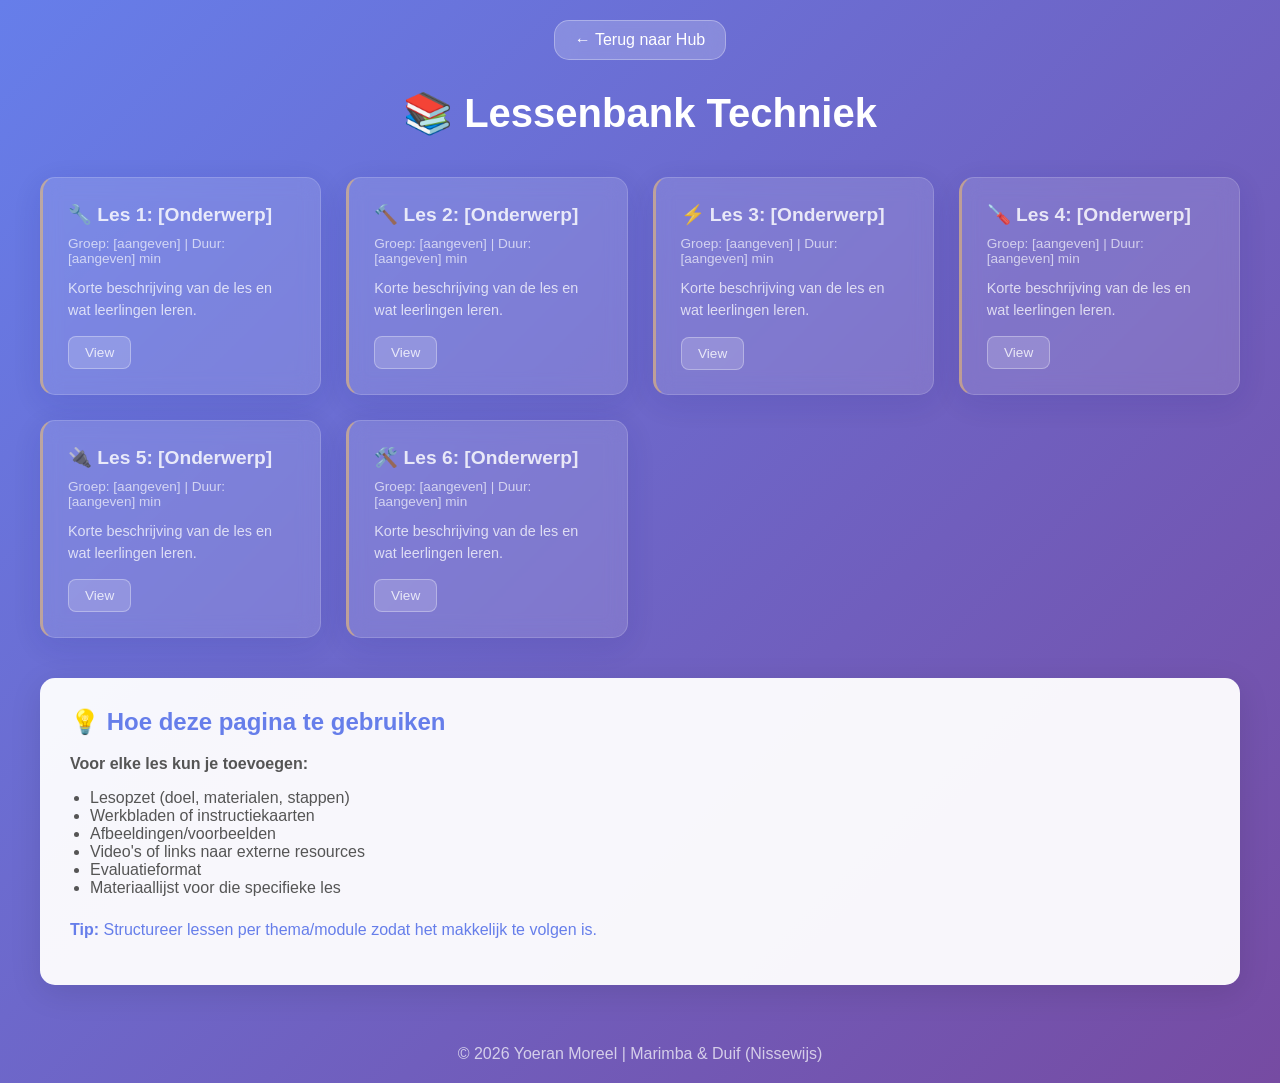
<file: lessen.html>
<!DOCTYPE html>
<html lang="nl">
<head>
    <meta charset="UTF-8">
    <meta name="viewport" content="width=device-width, initial-scale=1.0">
    <title>Lessenbank - Yoeran's Hub</title>
    <style>
        * {
            margin: 0;
            padding: 0;
            box-sizing: border-box;
        }

        body {
            font-family: 'Segoe UI', Tahoma, Geneva, Verdana, sans-serif;
            background: linear-gradient(135deg, #667eea 0%, #764ba2 100%);
            min-height: 100vh;
            padding: 20px;
            color: #333;
        }

        .container {
            max-width: 1200px;
            margin: 0 auto;
        }

        header {
            text-align: center;
            color: white;
            margin-bottom: 40px;
        }

        h1 {
            font-size: 2.5em;
            margin-bottom: 10px;
        }

        .back-btn {
            display: inline-block;
            margin-bottom: 30px;
            padding: 10px 20px;
            background: rgba(255, 255, 255, 0.2);
            backdrop-filter: blur(10px);
            border: 1px solid rgba(255, 255, 255, 0.3);
            color: white;
            border-radius: 15px;
            text-decoration: none;
            transition: all 0.3s ease;
        }

        .back-btn:hover {
            background: rgba(255, 255, 255, 0.3);
            transform: translateX(-5px);
        }

        .lessons-grid {
            display: grid;
            grid-template-columns: repeat(auto-fit, minmax(280px, 1fr));
            gap: 25px;
            margin-bottom: 40px;
        }

        .lesson-card {
            background: rgba(255, 255, 255, 0.15);
            backdrop-filter: blur(10px);
            border: 1px solid rgba(255, 255, 255, 0.2);
            border-radius: 15px;
            padding: 25px;
            box-shadow: 0 8px 32px rgba(31, 38, 135, 0.15);
            transition: all 0.3s ease;
            color: white;
        }

        .lesson-card:hover {
            background: rgba(255, 255, 255, 0.25);
            transform: translateY(-5px);
        }

        .lesson-card h3 {
            margin-bottom: 10px;
            font-size: 1.2em;
        }

        .lesson-meta {
            font-size: 0.85em;
            opacity: 0.8;
            margin-bottom: 12px;
        }

        .lesson-desc {
            font-size: 0.9em;
            line-height: 1.5;
            margin-bottom: 15px;
            opacity: 0.9;
        }

        .lesson-btn {
            display: inline-block;
            padding: 8px 16px;
            background: rgba(255, 255, 255, 0.2);
            border: 1px solid rgba(255, 255, 255, 0.4);
            color: white;
            border-radius: 8px;
            text-decoration: none;
            font-size: 0.85em;
            transition: all 0.3s ease;
            cursor: pointer;
        }

        .lesson-btn:hover {
            background: rgba(255, 255, 255, 0.35);
        }

        .placeholder-lesson {
            border-left: 3px solid rgba(255, 200, 100, 0.6);
            opacity: 0.85;
        }

        .content-info {
            background: rgba(255, 255, 255, 0.95);
            border-radius: 15px;
            padding: 30px;
            margin-top: 30px;
            box-shadow: 0 8px 32px rgba(0,0,0,0.1);
        }

        .content-info h2 {
            color: #667eea;
            margin-bottom: 15px;
        }

        .content-info p {
            color: #555;
            line-height: 1.6;
            margin-bottom: 12px;
        }

        footer {
            text-align: center;
            color: rgba(255, 255, 255, 0.7);
            margin-top: 40px;
            padding-top: 20px;
        }
    </style>
</head>
<body>
    <div class="container">
        <header>
            <a href="index.html" class="back-btn">← Terug naar Hub</a>
            <h1>📚 Lessenbank Techniek</h1>
        </header>

        <div class="lessons-grid">
            <!-- PLACEHOLDER LESSON CARDS - JIJ KUNT HIER ZELF LESSEN TOEVOEGEN -->
            
            <div class="lesson-card placeholder-lesson">
                <h3>🔧 Les 1: [Onderwerp]</h3>
                <div class="lesson-meta">Groep: [aangeven] | Duur: [aangeven] min</div>
                <div class="lesson-desc">Korte beschrijving van de les en wat leerlingen leren.</div>
                <button class="lesson-btn" onclick="alert('Placeholder - voeg les content toe!')">View</button>
            </div>

            <div class="lesson-card placeholder-lesson">
                <h3>🔨 Les 2: [Onderwerp]</h3>
                <div class="lesson-meta">Groep: [aangeven] | Duur: [aangeven] min</div>
                <div class="lesson-desc">Korte beschrijving van de les en wat leerlingen leren.</div>
                <button class="lesson-btn" onclick="alert('Placeholder - voeg les content toe!')">View</button>
            </div>

            <div class="lesson-card placeholder-lesson">
                <h3>⚡ Les 3: [Onderwerp]</h3>
                <div class="lesson-meta">Groep: [aangeven] | Duur: [aangeven] min</div>
                <div class="lesson-desc">Korte beschrijving van de les en wat leerlingen leren.</div>
                <button class="lesson-btn" onclick="alert('Placeholder - voeg les content toe!')">View</button>
            </div>

            <div class="lesson-card placeholder-lesson">
                <h3>🪛 Les 4: [Onderwerp]</h3>
                <div class="lesson-meta">Groep: [aangeven] | Duur: [aangeven] min</div>
                <div class="lesson-desc">Korte beschrijving van de les en wat leerlingen leren.</div>
                <button class="lesson-btn" onclick="alert('Placeholder - voeg les content toe!')">View</button>
            </div>

            <div class="lesson-card placeholder-lesson">
                <h3>🔌 Les 5: [Onderwerp]</h3>
                <div class="lesson-meta">Groep: [aangeven] | Duur: [aangeven] min</div>
                <div class="lesson-desc">Korte beschrijving van de les en wat leerlingen leren.</div>
                <button class="lesson-btn" onclick="alert('Placeholder - voeg les content toe!')">View</button>
            </div>

            <div class="lesson-card placeholder-lesson">
                <h3>🛠️ Les 6: [Onderwerp]</h3>
                <div class="lesson-meta">Groep: [aangeven] | Duur: [aangeven] min</div>
                <div class="lesson-desc">Korte beschrijving van de les en wat leerlingen leren.</div>
                <button class="lesson-btn" onclick="alert('Placeholder - voeg les content toe!')">View</button>
            </div>
        </div>

        <div class="content-info">
            <h2>💡 Hoe deze pagina te gebruiken</h2>
            <p><strong>Voor elke les kun je toevoegen:</strong></p>
            <ul style="margin-left: 20px; color: #555;">
                <li>Lesopzet (doel, materialen, stappen)</li>
                <li>Werkbladen of instructiekaarten</li>
                <li>Afbeeldingen/voorbeelden</li>
                <li>Video's of links naar externe resources</li>
                <li>Evaluatieformat</li>
                <li>Materiaallijst voor die specifieke les</li>
            </ul>
            <p style="margin-top: 20px; color: #667eea;"><strong>Tip:</strong> Structureer lessen per thema/module zodat het makkelijk te volgen is.</p>
        </div>

        <footer>
            <p>© 2026 Yoeran Moreel | Marimba & Duif (Nissewijs)</p>
        </footer>
    </div>
</body>
</html>
</file>
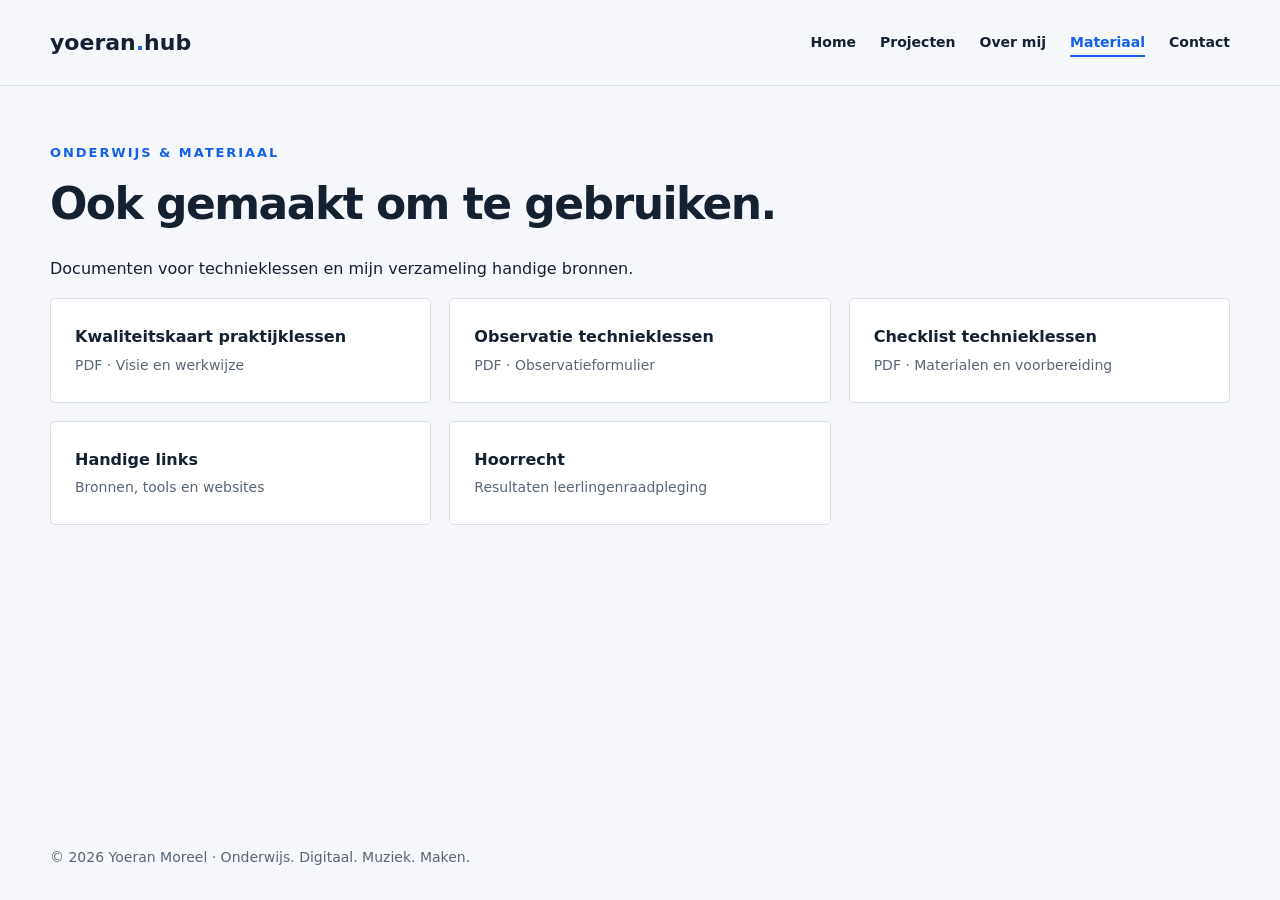
<file: materiaal.html>
<!doctype html><html lang="nl"><head><meta charset="utf-8"><meta name="viewport" content="width=device-width,initial-scale=1"><meta name="description" content="Yoeran Moreel: onderwijs, digitale projecten, muziek en maken."><link rel="stylesheet" href="assets/hub.css"><link rel="icon" href="assets/favicon.svg" type="image/svg+xml"><title>Materiaal — Yoeran-hub</title></head><body><a class="skip" href="#main">Naar inhoud</a><header><div class="wrap nav"><a href="index.html" class="brand">yoeran<span>.</span>hub</a><nav aria-label="Hoofdnavigatie"><a href="index.html">Home</a><a href="projecten.html">Projecten</a><a href="over-mij.html">Over mij</a><a href="materiaal.html" aria-current="page">Materiaal</a><a href="contact.html">Contact</a></nav></div></header><main id="main"><section id="materiaal"><div class="wrap"><div class="eyebrow">Onderwijs & materiaal</div><h2>Ook gemaakt om te gebruiken.</h2><p>Documenten voor technieklessen en mijn verzameling handige bronnen.</p><div class="resources"><a class="resource" href="documents/Techniek/kwaliteitskaart-praktijklessen.pdf"><b>Kwaliteitskaart praktijklessen</b><small>PDF · Visie en werkwijze</small></a><a class="resource" href="documents/Techniek/observatie-technieklessen.pdf"><b>Observatie technieklessen</b><small>PDF · Observatieformulier</small></a><a class="resource" href="documents/Techniek/checklist-technieklessen.pdf"><b>Checklist technieklessen</b><small>PDF · Materialen en voorbereiding</small></a><a class="resource" href="handige-links.html"><b>Handige links</b><small>Bronnen, tools en websites</small></a><a class="resource" href="hoorrecht.html"><b>Hoorrecht</b><small>Resultaten leerlingenraadpleging</small></a></div></div></section></main><footer class="wrap">© 2026 Yoeran Moreel · Onderwijs. Digitaal. Muziek. Maken.</footer></body></html>
</file>
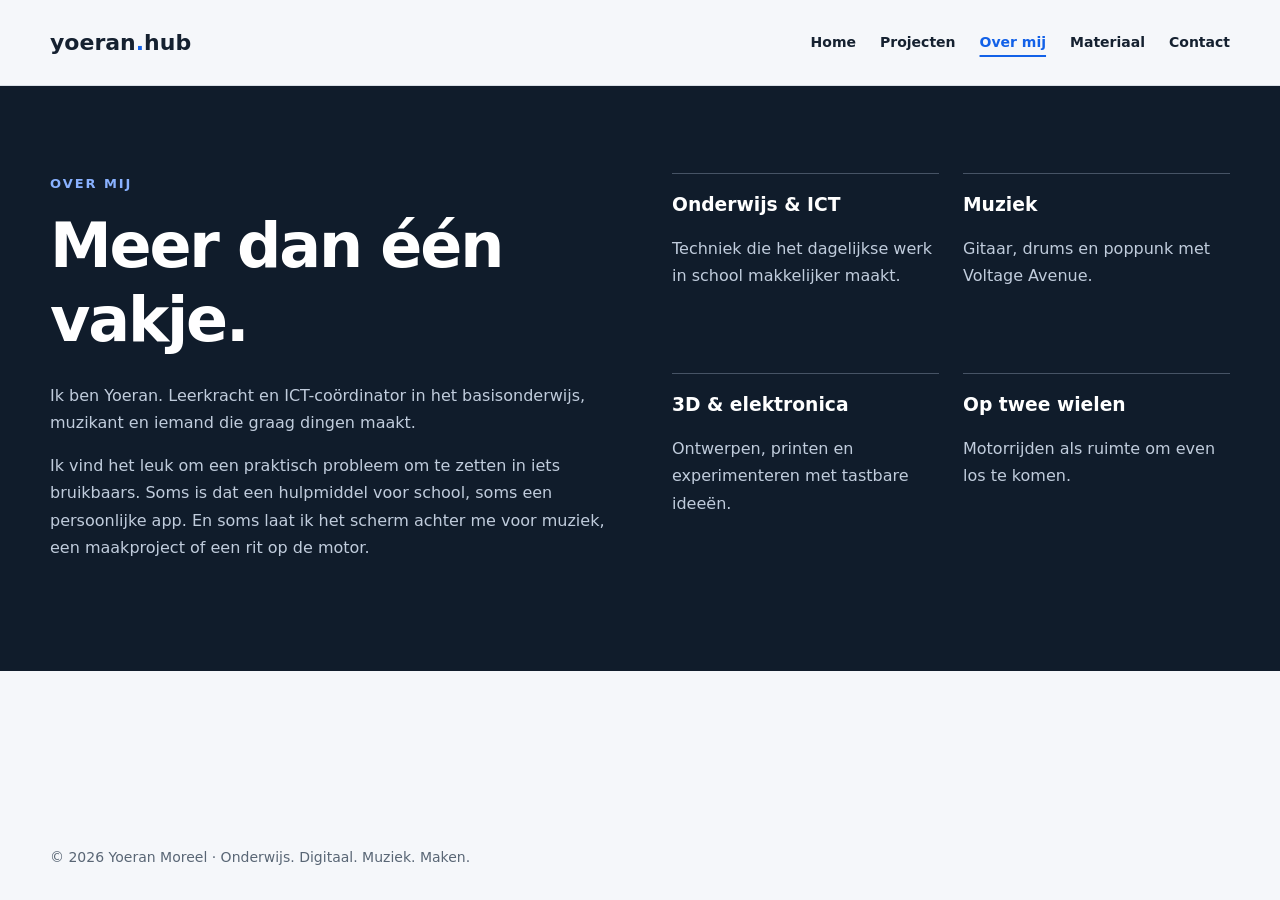
<file: over-mij.html>
<!doctype html><html lang="nl"><head><meta charset="utf-8"><meta name="viewport" content="width=device-width,initial-scale=1"><meta name="description" content="Yoeran Moreel: onderwijs, digitale projecten, muziek en maken."><link rel="stylesheet" href="assets/hub.css"><link rel="icon" href="assets/favicon.svg" type="image/svg+xml"><title>Over mij — Yoeran-hub</title></head><body><a class="skip" href="#main">Naar inhoud</a><header><div class="wrap nav"><a href="index.html" class="brand">yoeran<span>.</span>hub</a><nav aria-label="Hoofdnavigatie"><a href="index.html">Home</a><a href="projecten.html">Projecten</a><a href="over-mij.html" aria-current="page">Over mij</a><a href="materiaal.html">Materiaal</a><a href="contact.html">Contact</a></nav></div></header><main id="main"><section id="over" class="about"><div class="wrap cols"><div><div class="eyebrow">Over mij</div><h2>Meer dan één vakje.</h2><p>Ik ben Yoeran. Leerkracht en ICT-coördinator in het basisonderwijs, muzikant en iemand die graag dingen maakt.</p><p>Ik vind het leuk om een praktisch probleem om te zetten in iets bruikbaars. Soms is dat een hulpmiddel voor school, soms een persoonlijke app. En soms laat ik het scherm achter me voor muziek, een maakproject of een rit op de motor.</p></div><div class="interests"><article><h3>Onderwijs & ICT</h3><p>Techniek die het dagelijkse werk in school makkelijker maakt.</p></article><article><h3>Muziek</h3><p>Gitaar, drums en poppunk met Voltage Avenue.</p></article><article><h3>3D & elektronica</h3><p>Ontwerpen, printen en experimenteren met tastbare ideeën.</p></article><article><h3>Op twee wielen</h3><p>Motorrijden als ruimte om even los te komen.</p></article></div></div></section></main><footer class="wrap">© 2026 Yoeran Moreel · Onderwijs. Digitaal. Muziek. Maken.</footer></body></html>
</file>
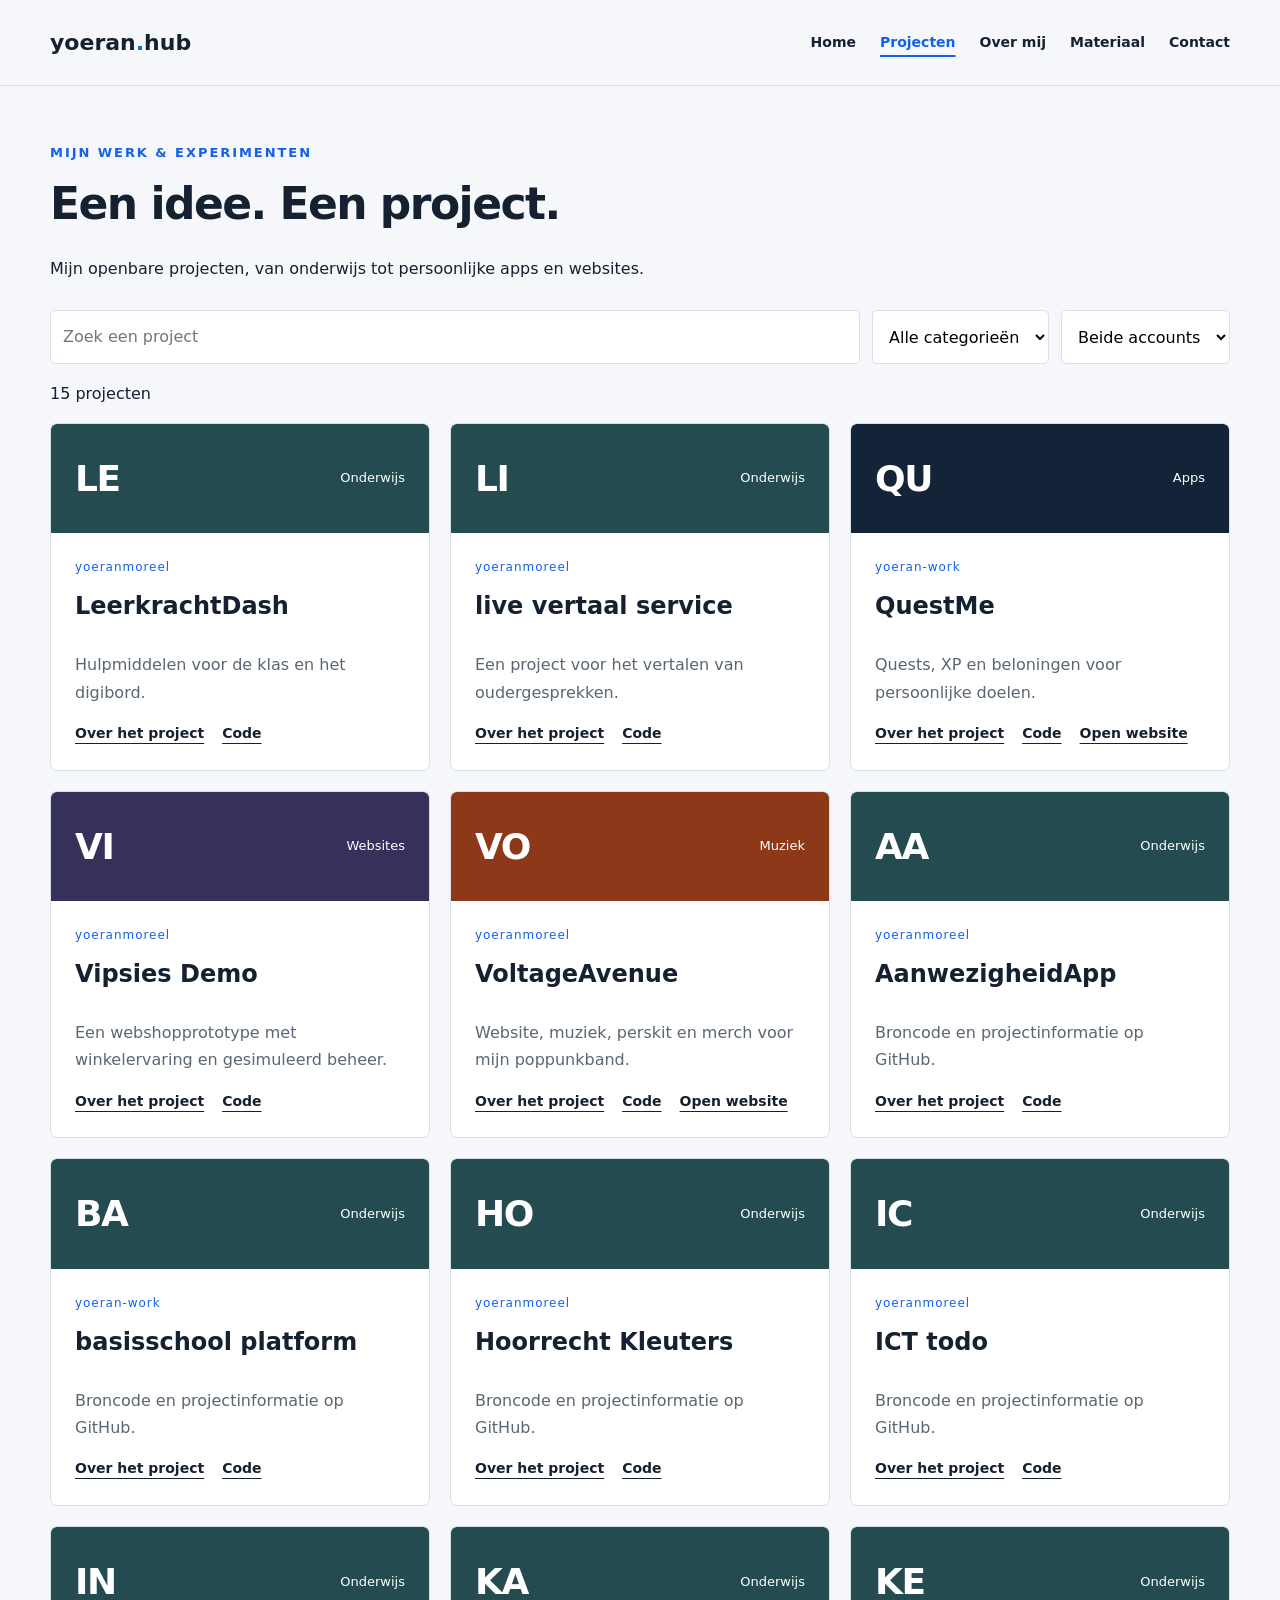
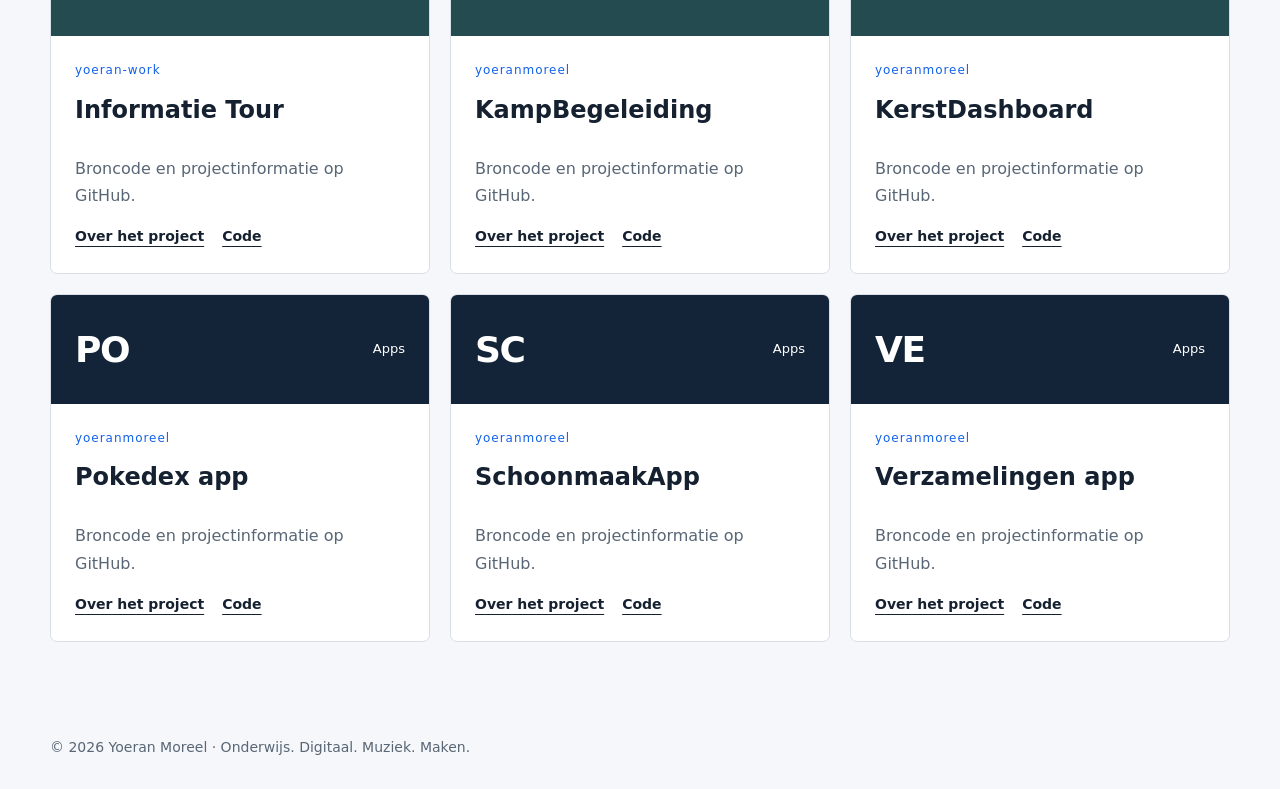
<file: projecten.html>
<!doctype html><html lang="nl"><head><meta charset="utf-8"><meta name="viewport" content="width=device-width,initial-scale=1"><meta name="description" content="Yoeran Moreel: onderwijs, digitale projecten, muziek en maken."><link rel="stylesheet" href="assets/hub.css"><link rel="icon" href="assets/favicon.svg" type="image/svg+xml"><title>Projecten — Yoeran-hub</title></head><body><a class="skip" href="#main">Naar inhoud</a><header><div class="wrap nav"><a href="index.html" class="brand">yoeran<span>.</span>hub</a><nav aria-label="Hoofdnavigatie"><a href="index.html">Home</a><a href="projecten.html" aria-current="page">Projecten</a><a href="over-mij.html">Over mij</a><a href="materiaal.html">Materiaal</a><a href="contact.html">Contact</a></nav></div></header><main id="main"><section id="projecten"><div class="wrap"><div class="eyebrow">Mijn werk & experimenten</div><h2>Een idee. Een project.</h2><p>Mijn openbare projecten, van onderwijs tot persoonlijke apps en websites.</p><div class="controls"><input id="search" type="search" aria-label="Zoek projecten" placeholder="Zoek een project"><select id="category" aria-label="Categorie"><option value="">Alle categorieën</option><option>Onderwijs</option><option>Apps</option><option>Websites</option><option>Muziek</option></select><select id="account" aria-label="GitHub-account"><option value="">Beide accounts</option><option>yoeranmoreel</option><option>yoeran-work</option></select></div><p id="count" aria-live="polite"></p><div id="projects" class="grid"></div><noscript><p>Bekijk mijn projecten op <a href="https://github.com/yoeranmoreel">yoeranmoreel</a> en <a href="https://github.com/yoeran-work">yoeran-work</a>. Schakel JavaScript in voor de galerij.</p></noscript></div></section></main><footer class="wrap">© 2026 Yoeran Moreel · Onderwijs. Digitaal. Muziek. Maken.</footer><script src="assets/projects.js"></script><script src="assets/hub.js"></script></body></html>
</file>
<file: assets/hub.css>
:root{--ink:#152130;--muted:#596675;--accent:#1261e8;--line:#d9dfe6}*{box-sizing:border-box}html{scroll-behavior:smooth}body{margin:0;font:16px/1.7 system-ui,-apple-system,sans-serif;color:var(--ink);background:#f5f7fa}a{color:inherit;text-underline-offset:5px}a:focus-visible,button:focus-visible,input:focus-visible,select:focus-visible{outline:3px solid var(--accent);outline-offset:4px}.wrap{width:min(1180px,calc(100% - 48px));margin:auto}header{border-bottom:1px solid var(--line)}.nav{display:flex;justify-content:space-between;gap:24px;align-items:center;padding:24px 0}.brand{font-size:22px;font-weight:800;text-decoration:none}.brand span{color:var(--accent)}nav{display:flex;flex-wrap:wrap;gap:24px}nav a{font-size:14px;text-decoration:none;font-weight:650}.hero{display:grid;grid-template-columns:1.7fr 1fr;gap:70px;padding:80px 0}.eyebrow{text-transform:uppercase;letter-spacing:.15em;font-size:13px;font-weight:700;color:var(--accent)}h1{font-size:clamp(46px,6.5vw,84px);line-height:1.08;letter-spacing:-.05em;margin:22px 0}h1 span{color:var(--accent)}.intro{font-size:20px;color:var(--muted);max-width:620px}.button{display:inline-block;padding:12px 20px;border-radius:4px;background:var(--ink);color:white;text-decoration:none;font-size:14px;font-weight:650}.actions{display:flex;flex-wrap:wrap;gap:16px;margin-top:24px}.facet{padding:18px 0;border-top:1px solid var(--line)}.facet b{font-size:22px}.facet small{display:block;color:var(--muted);font-size:14px}section{padding:64px 0;border-top:1px solid var(--line)}h2{font-size:clamp(30px,4vw,44px);line-height:1.2;letter-spacing:-.035em;margin:14px 0 24px}h3{line-height:1.25}.controls{display:flex;flex-wrap:wrap;gap:12px;margin:28px 0 12px}input,select{font:inherit;background:white;border:1px solid var(--line);padding:12px;border-radius:5px}input{flex:1;min-width:180px}.grid{display:grid;grid-template-columns:repeat(3,1fr);gap:20px}.card{border:1px solid var(--line);background:white;border-radius:7px;overflow:hidden;display:flex;flex-direction:column}.art{background:#142438;color:white;padding:24px;display:flex;align-items:center;justify-content:space-between}.art strong{font-size:36px;letter-spacing:-.04em}.art small{font-size:13px}.card[data-category="Onderwijs"] .art{background:#244b50}.card[data-category="Muziek"] .art{background:#8c3819}.card[data-category="Websites"] .art{background:#36315b}.body{padding:24px;display:flex;flex:1;flex-direction:column}.body h3{font-size:24px;margin:14px 0}.body p{color:var(--muted)}.meta{font-size:12px;letter-spacing:.08em;color:var(--accent)}.links{display:flex;gap:18px;flex-wrap:wrap;font-size:14px;font-weight:650;margin-top:auto}.about{background:#101c2b;color:white}.about .eyebrow{color:#89b1ff}.about p{color:#c0ccdc}.cols{display:grid;grid-template-columns:1fr 1fr;gap:64px}.interests{display:grid;grid-template-columns:1fr 1fr;gap:24px}.interests article{border-top:1px solid #465365}.resources{display:grid;grid-template-columns:repeat(3,1fr);gap:18px}.resource{padding:24px;border:1px solid var(--line);background:white;text-decoration:none;border-radius:5px}.resource b{display:block}.resource small{font-size:14px;color:var(--muted)}footer{padding:30px 0;color:var(--muted);font-size:14px}.detail{padding:64px 0;max-width:800px}.empty{grid-column:1/-1}.skip{position:absolute;top:-60px}.skip:focus{top:10px;background:white;padding:8px;z-index:10}@media(max-width:900px){.grid{grid-template-columns:1fr 1fr}.hero{gap:30px}.cols{gap:30px}}@media(max-width:640px){.wrap{width:calc(100% - 32px)}.nav{align-items:start;flex-direction:column;gap:12px}nav{gap:18px}.hero,.cols,.grid,.resources{grid-template-columns:1fr}.hero{padding:40px 0}.intro{font-size:18px}section{padding:40px 0}.controls>*{width:100%;min-width:0}h1{font-size:48px}}@media(prefers-reduced-motion:reduce){html{scroll-behavior:auto}}
body{min-height:100vh;display:flex;flex-direction:column}main{flex:1}nav a[aria-current="page"]{color:var(--accent);text-decoration:underline;text-decoration-thickness:2px;text-underline-offset:8px}.section-heading{display:flex;justify-content:space-between;align-items:center;gap:24px}.section-heading>a{font-size:14px;font-weight:650}.featured{padding:36px 0 54px}main>section:first-child{border-top:0;padding-top:56px}main>.about{min-height:65vh;display:flex;align-items:center}.about h2{font-size:clamp(38px,5vw,62px)}#contact{padding-bottom:100px}#contact .wrap{max-width:900px}#contact h2{font-size:clamp(40px,6vw,72px)}#contact p{font-size:20px;max-width:650px}@media(max-width:640px){.section-heading{align-items:start;flex-direction:column;margin-bottom:24px}.nav nav{gap:16px}main>section:first-child{padding-top:36px}}
</file>
<file: assets/legacy.css>
body{background:#f5f7fa!important;color:#152130!important;font-family:system-ui,-apple-system,sans-serif!important}header,h1,footer,.links-section h2{color:#152130!important;text-shadow:none!important}.links-section,.link-btn,.back-btn{background:white!important;color:#152130!important;border:1px solid #d9dfe6!important;box-shadow:none!important;backdrop-filter:none!important}.links-section{border-radius:7px!important}a:focus-visible,button:focus-visible{outline:3px solid #1261e8;outline-offset:4px}
</file>
